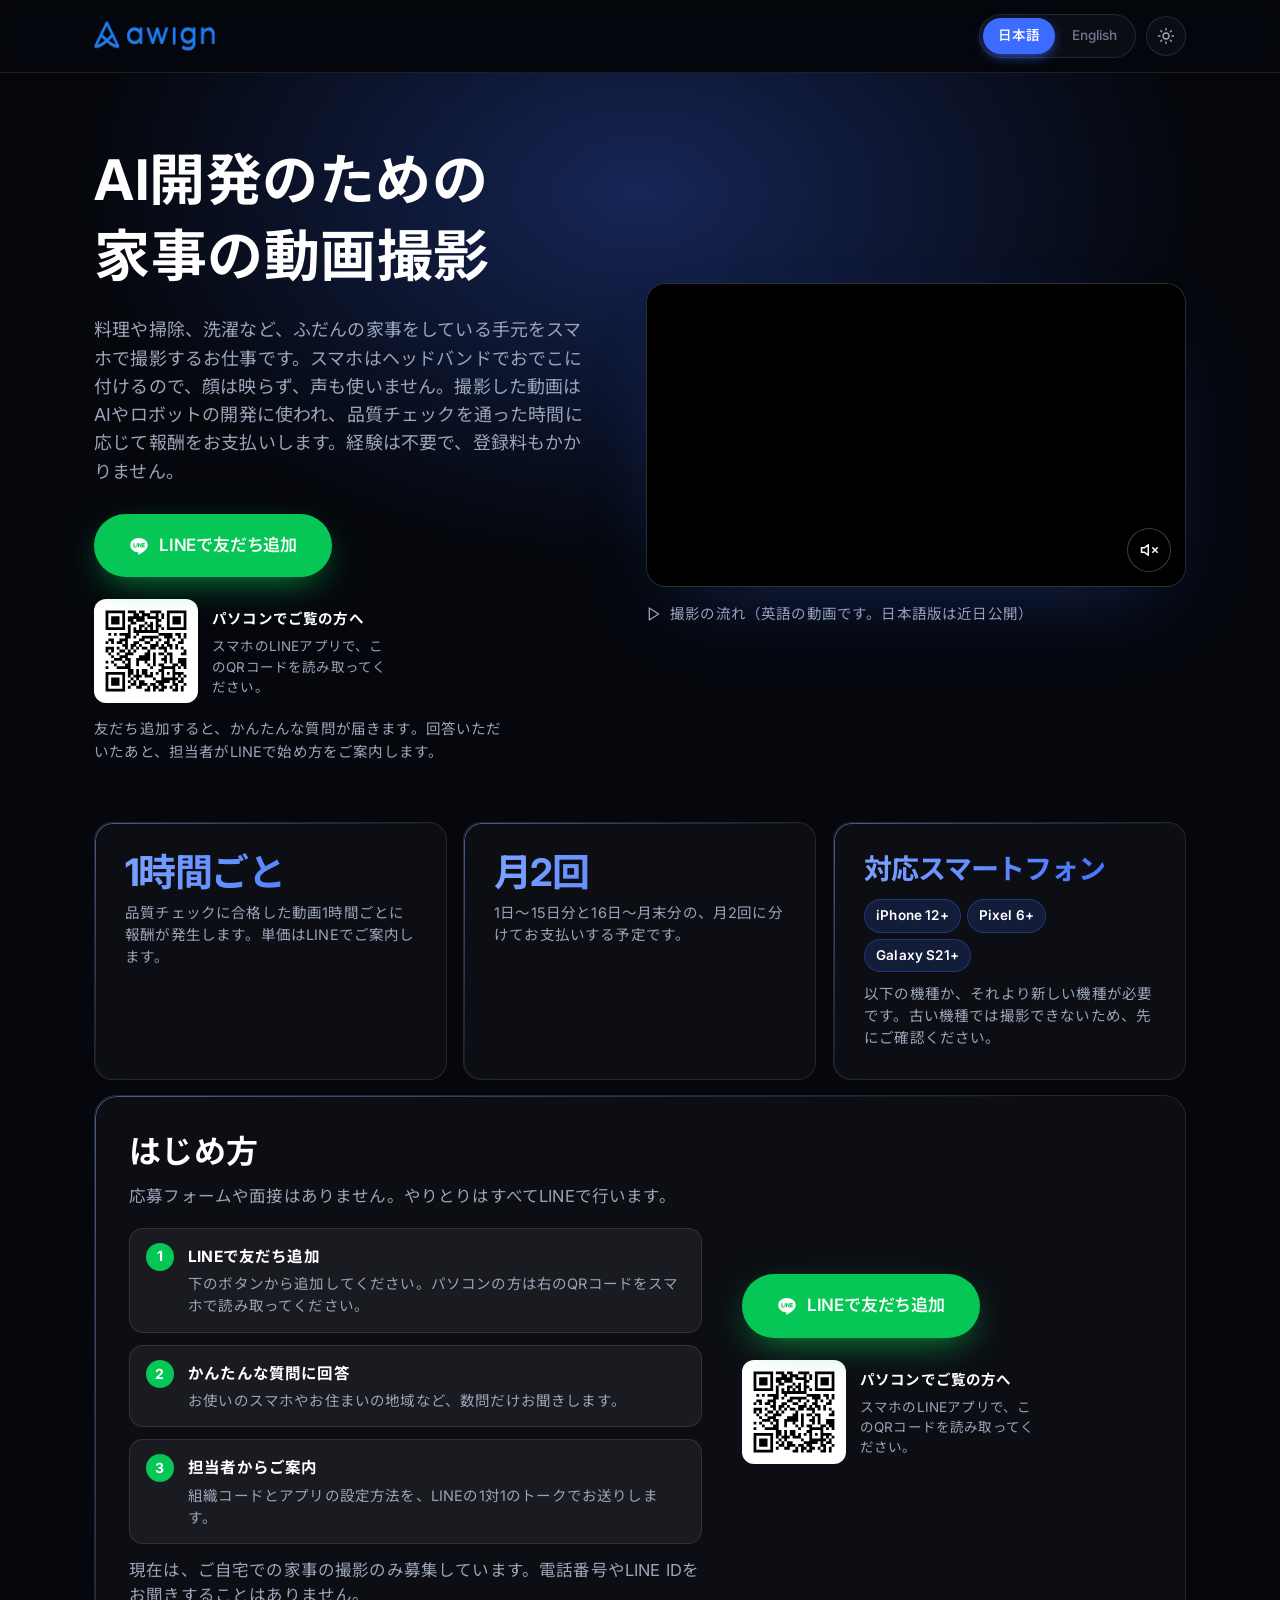
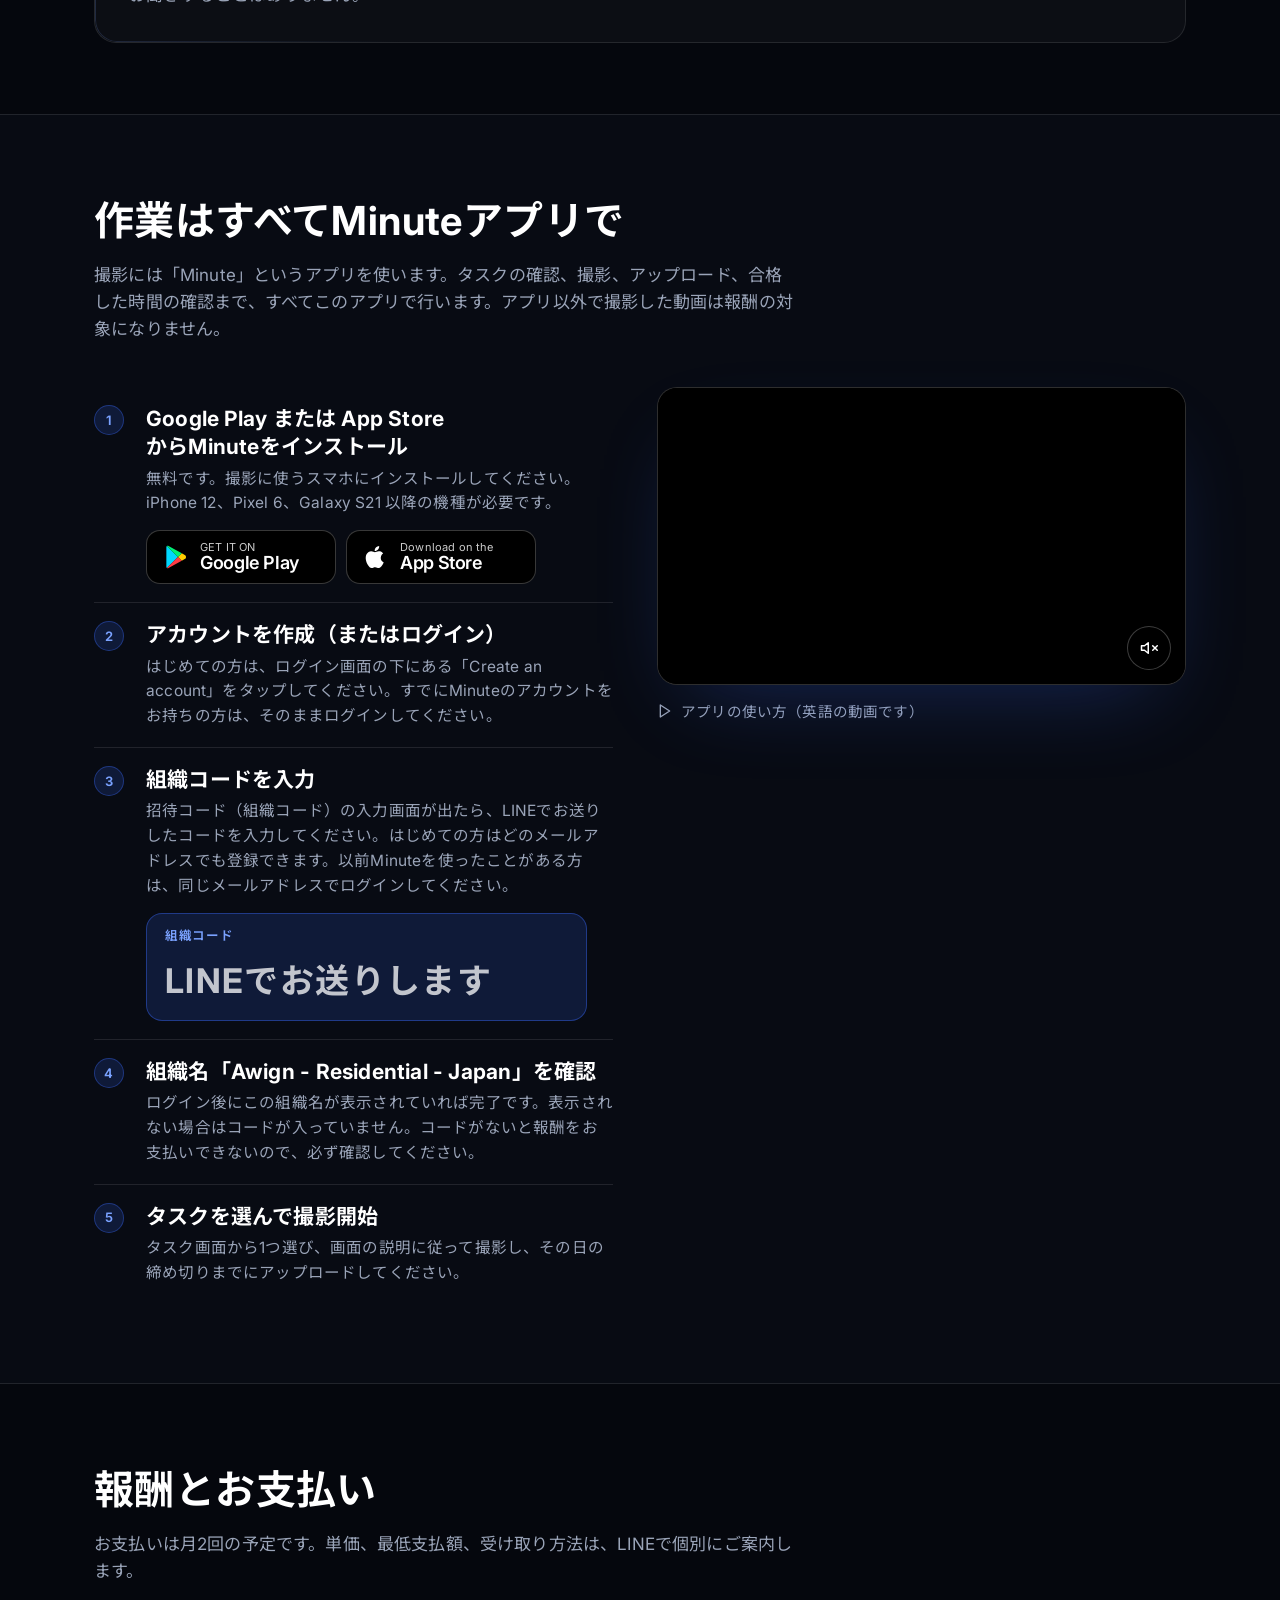
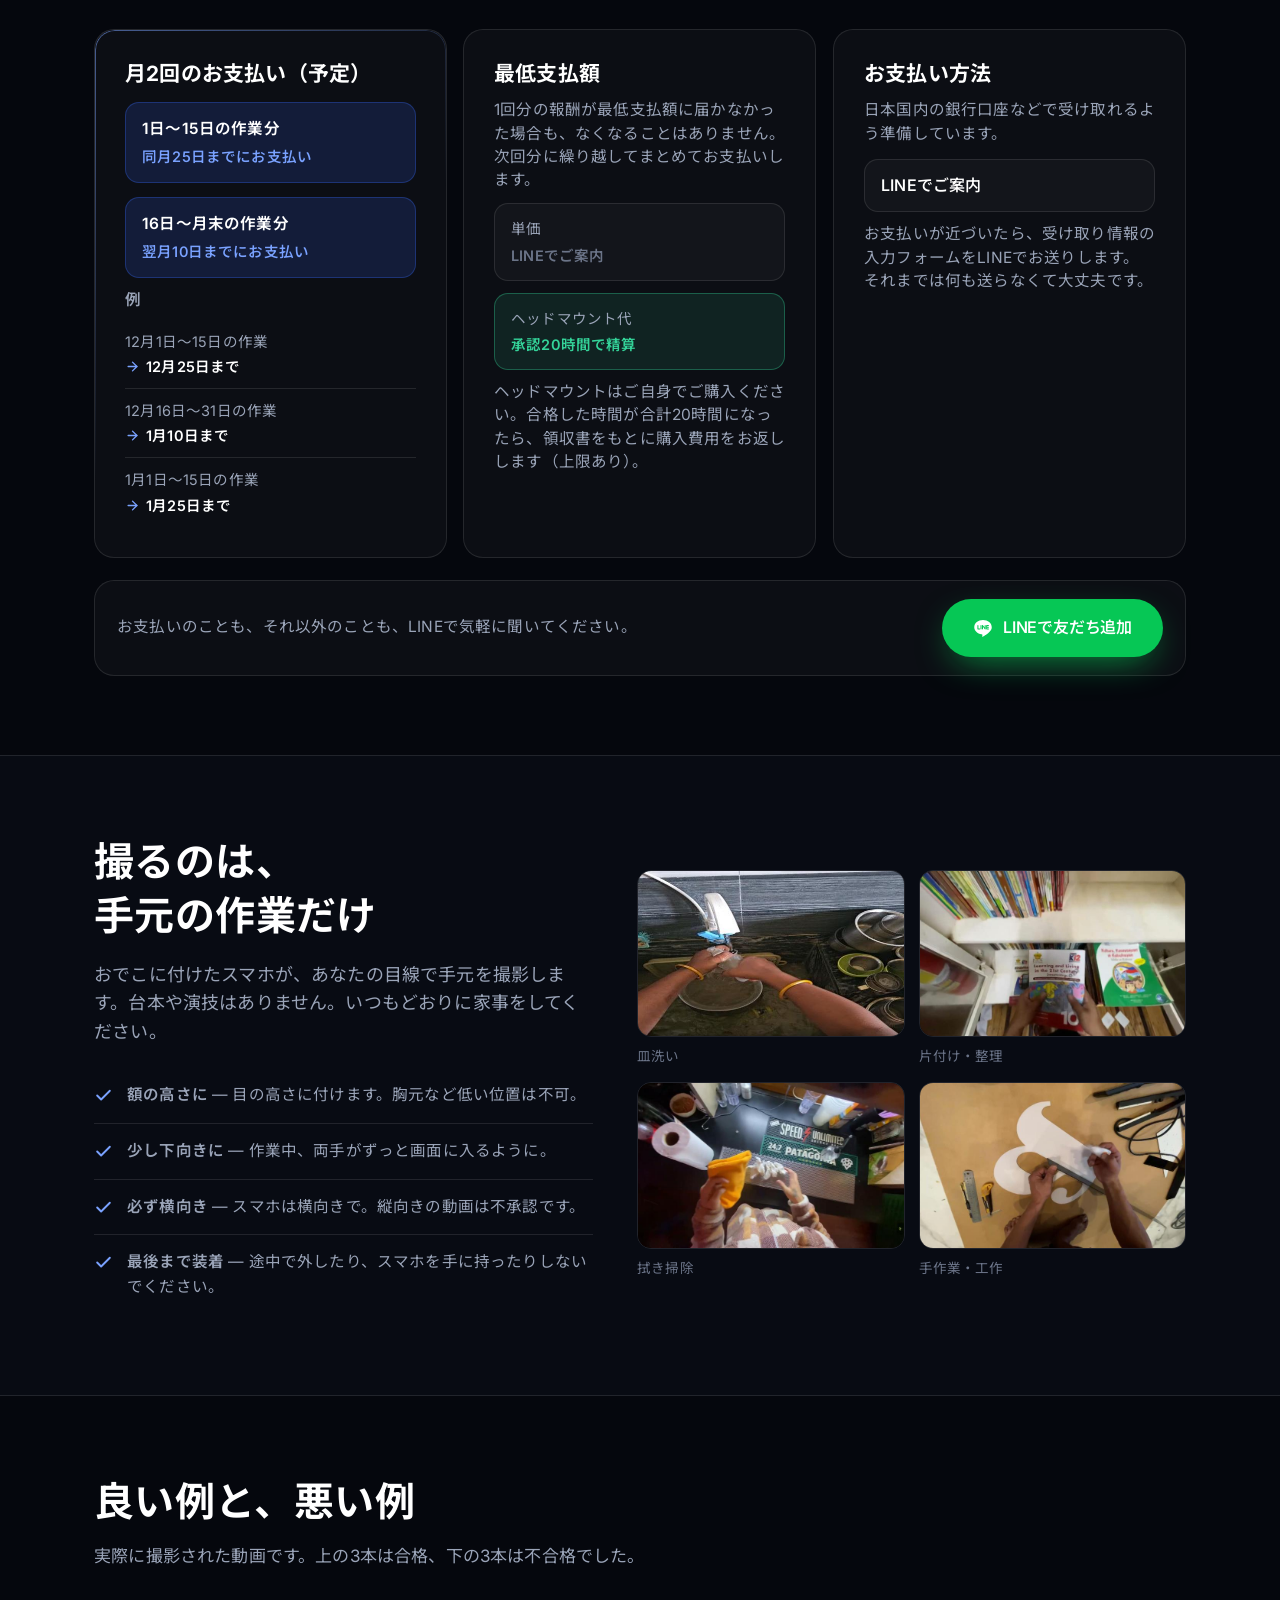
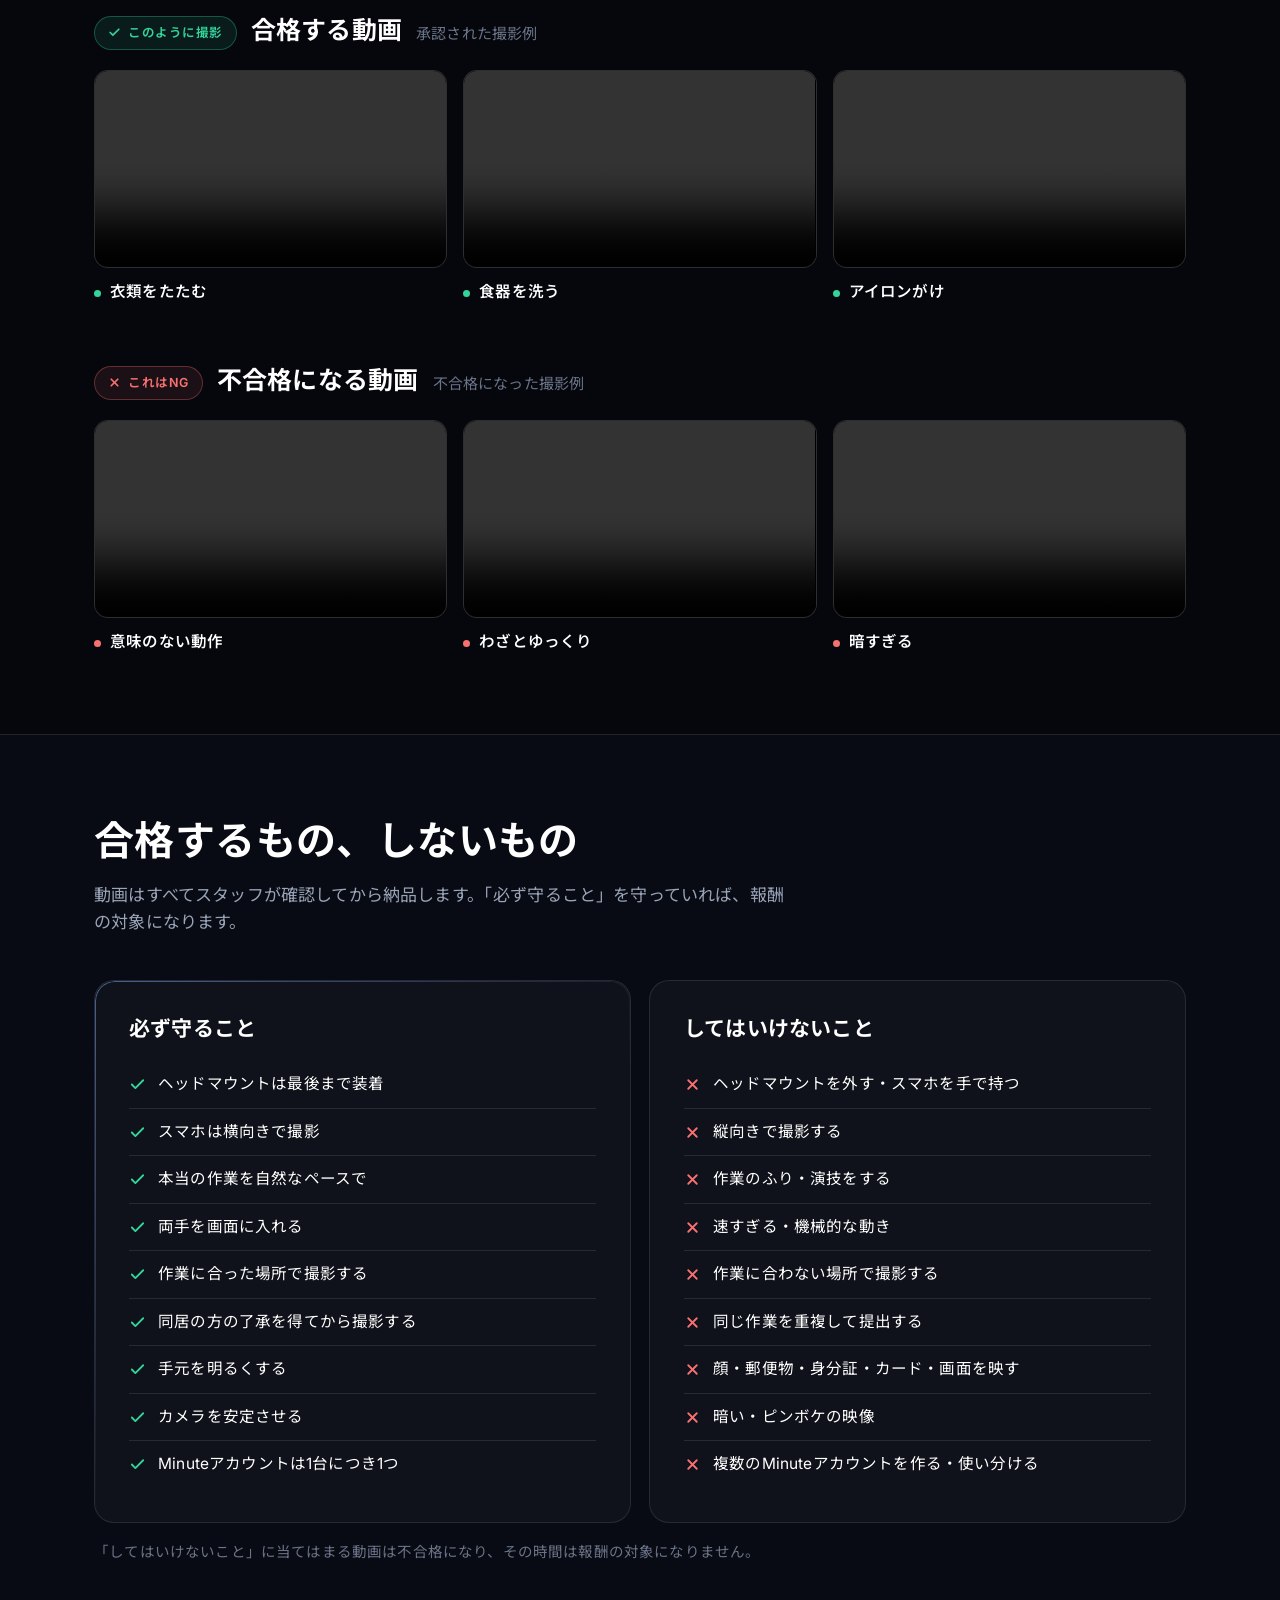
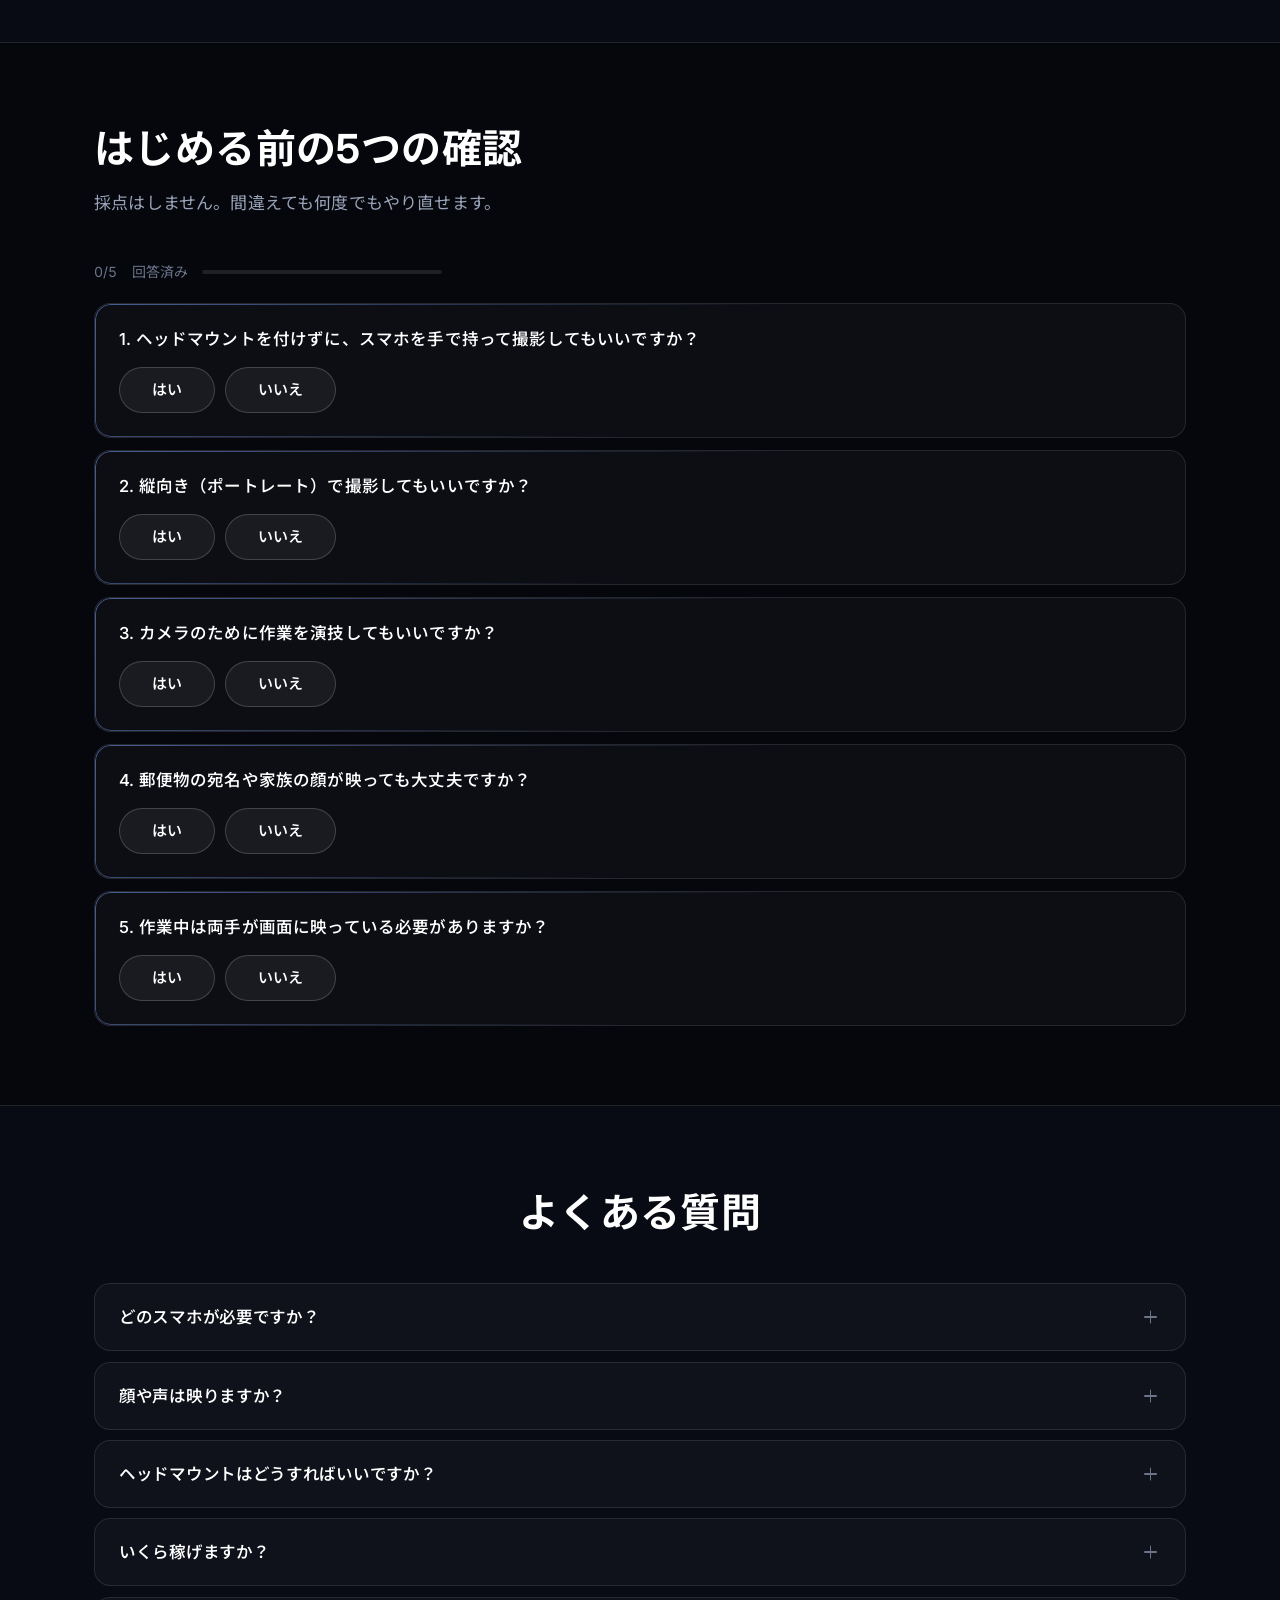
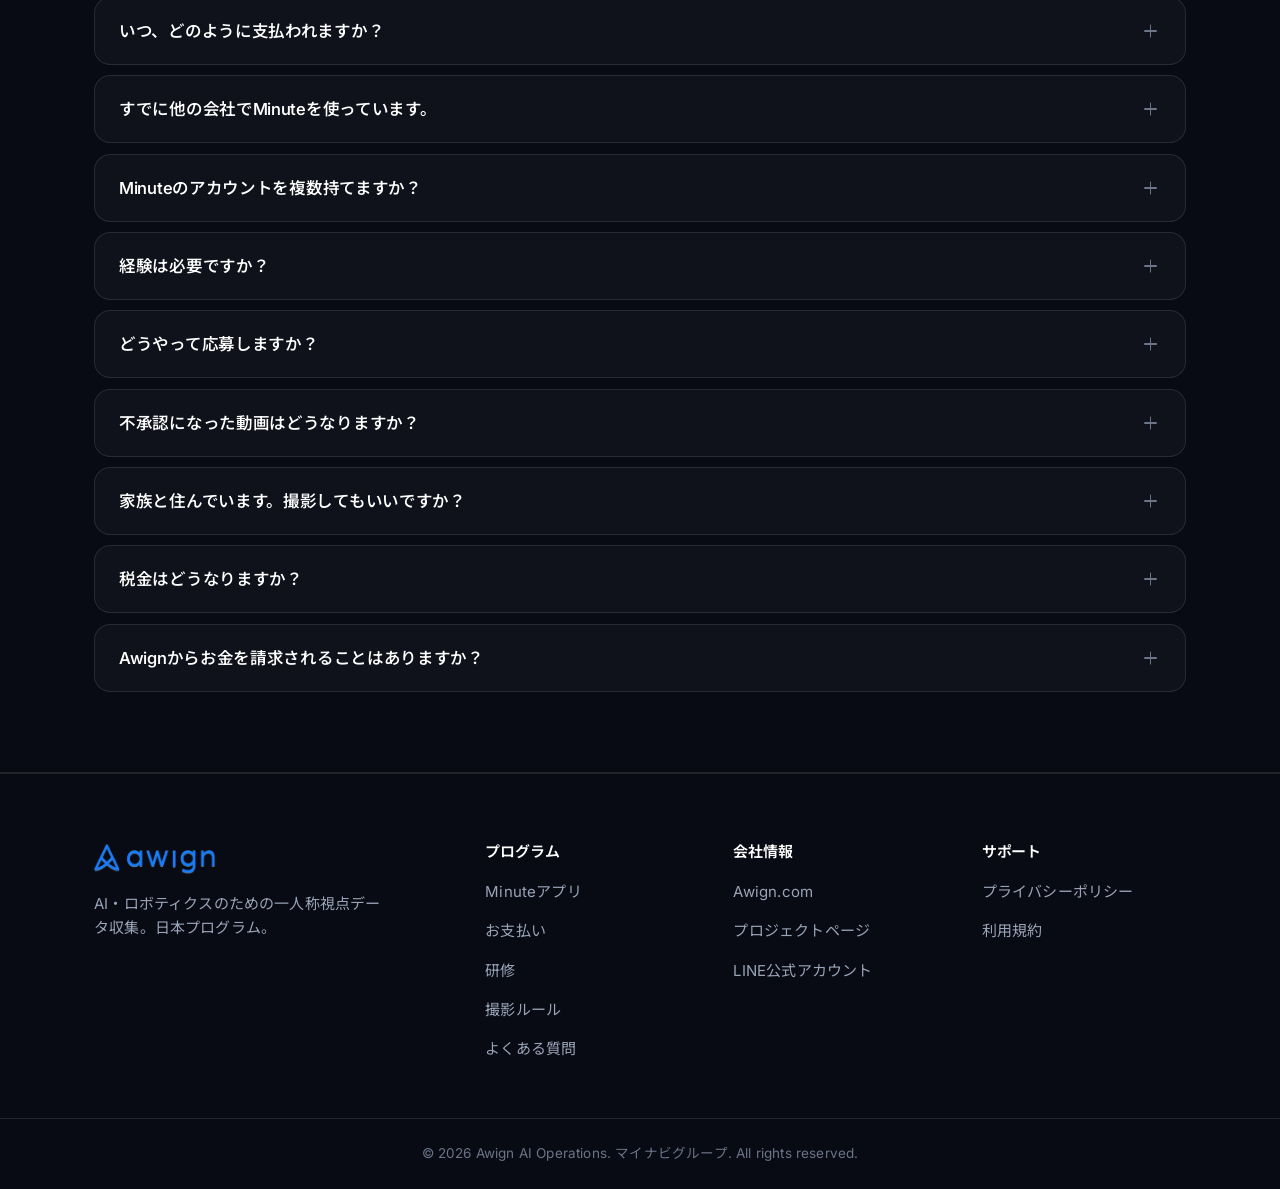
<file: index.html>
<!doctype html>
<html lang="ja" data-theme="dark">
<head>
<meta charset="utf-8" />
<meta name="viewport" content="width=device-width, initial-scale=1" />
<title>Awign | AI開発のための家事の動画撮影（在宅ワーク）</title>
<meta name="description" content="ふだんの家事をしている手元をスマホで撮影する在宅ワーク。顔出しなし、声なし。LINEで友だち追加して始められます。Awign（マイナビグループ）" />
<link rel="icon" type="image/png" href="assets/favicon.png" />
<link rel="apple-touch-icon" href="assets/favicon.png" />
<link rel="preconnect" href="https://fonts.googleapis.com" />
<link rel="preconnect" href="https://fonts.gstatic.com" crossorigin />
<link href="https://fonts.googleapis.com/css2?family=Inter:wght@400;500;600;700&family=Noto+Sans+JP:wght@400;500;700;900&display=swap" rel="stylesheet" />
<link rel="stylesheet" href="styles.css" />
<script>
  (function () {
    var t = localStorage.getItem("awign_theme");
    document.documentElement.setAttribute("data-theme", t === "light" ? "light" : "dark");
  })();
</script>
</head>
<body>

<nav class="nav">
  <div class="shell nav__in">
    <a class="brand" href="#top"><img src="assets/logo.png" alt="Awign" /></a>
    <div class="nav__tools">
      <div class="seg" role="group" aria-label="Language">
        <button type="button" id="l-ja" class="on" onclick="setLang('ja')" lang="ja"><span class="l-full">日本語</span><span class="l-short">JA</span></button>
        <button type="button" id="l-en" onclick="setLang('en')" lang="en"><span class="l-full">English</span><span class="l-short">EN</span></button>
      </div>
      <button type="button" class="iconbtn" id="theme-btn" onclick="toggleTheme()" aria-label="Switch theme">
        <svg class="i-sun" viewBox="0 0 24 24" fill="none" stroke="currentColor" stroke-width="1.8" stroke-linecap="round"><circle cx="12" cy="12" r="4"/><path d="M12 2v2M12 20v2M4.9 4.9l1.4 1.4M17.7 17.7l1.4 1.4M2 12h2M20 12h2M4.9 19.1l1.4-1.4M17.7 6.3l1.4-1.4"/></svg>
        <svg class="i-moon" viewBox="0 0 24 24" fill="none" stroke="currentColor" stroke-width="1.8" stroke-linecap="round" stroke-linejoin="round"><path d="M21 12.8A9 9 0 1111.2 3a7 7 0 009.8 9.8z"/></svg>
      </button>
    </div>
  </div>
</nav>

<main id="top">

  <!-- ================= HERO ================= -->
  <header class="hero">
    <div class="hero__aura"></div>
    <div class="shell hero__in">
      <div class="rv">
        <h1 data-i18n="heroTitle"></h1>
        <p class="lede" data-i18n="heroLede"></p>
        <div id="hero-cta"></div>
      </div>
      <div class="rv">
        <div class="vid" id="v-hero"></div>
        <p class="vid__cap">
          <svg width="16" height="16" viewBox="0 0 24 24" fill="none" stroke="currentColor" stroke-width="2" stroke-linecap="round" stroke-linejoin="round"><polygon points="5 3 19 12 5 21 5 3"/></svg>
          <span data-i18n="heroVideoCap"></span>
        </p>
      </div>
    </div>

    <div class="shell">
      <div class="stats">
        <div class="stat card card--edge card--spot card--lift rv">
          <div class="stat__v" data-i18n="stat1V"></div>
          <div class="stat__l" data-i18n="stat1L"></div>
        </div>
        <div class="stat card card--edge card--spot card--lift rv">
          <div class="stat__v" data-i18n="stat2V"></div>
          <div class="stat__l" data-i18n="stat2L"></div>
        </div>
        <div class="stat stat--phone card card--edge card--spot card--lift rv">
          <div class="stat__v" data-i18n="stat3V"></div>
          <div class="phones" id="phones"></div>
          <div class="stat__l" data-i18n="stat3L"></div>
        </div>
      </div>
    </div>
    <div class="shell">
      <div class="start card card--edge rv" id="start-box"></div>
    </div>
  </header>

  <!-- ================= MINUTE APP ================= -->
  <section class="sec sec--tint" id="app">
    <div class="shell">
      <div class="head rv">
        <h2 data-i18n="appTitle"></h2>
        <p data-i18n="appBody"></p>
      </div>

      <div class="app">
        <div class="rv">
          <div id="app-steps"></div>
        </div>

        <div class="app__sticky rv">
          <div class="vid" id="v-app"></div>
          <p class="vid__cap">
            <svg width="16" height="16" viewBox="0 0 24 24" fill="none" stroke="currentColor" stroke-width="2" stroke-linecap="round" stroke-linejoin="round"><polygon points="5 3 19 12 5 21 5 3"/></svg>
            <span data-i18n="appVideoCap"></span>
          </p>
        </div>
      </div>
    </div>
  </section>

  <!-- ================= PAYMENTS ================= -->
  <section class="sec" id="pay">
    <div class="shell">
      <div class="head rv">
        <h2 data-i18n="payTitle"></h2>
        <p data-i18n="payBody"></p>
      </div>
      <div class="pay">
        <div class="pay__card card card--edge card--spot rv" id="pay-cycles"></div>
        <div class="pay__card card card--spot rv" id="pay-min"></div>
        <div class="pay__card card card--spot rv" id="pay-acct"></div>
      </div>
      <div class="pay__contact rv" id="pay-contact"></div>
    </div>
  </section>

  <!-- ================= WORK ================= -->
  <section class="sec sec--tint" id="work">
    <div class="shell work">
      <div class="rv">
        <h2 data-i18n="workTitle"></h2>
        <p class="lede" style="margin-top:18px" data-i18n="workBody"></p>
        <div id="setup-list" style="margin-top:22px"></div>
      </div>
      <div class="work__grid rv">
        <figure>
          <div class="shot"><img src="assets/img/pov-dishes.jpg" alt="" loading="lazy" /></div>
          <figcaption data-i18n="workCap1"></figcaption>
        </figure>
        <figure>
          <div class="shot"><img src="assets/img/pov-sorting.jpg" alt="" loading="lazy" /></div>
          <figcaption data-i18n="workCap2"></figcaption>
        </figure>
        <figure>
          <div class="shot"><img src="assets/img/pov-wiping.jpg" alt="" loading="lazy" /></div>
          <figcaption data-i18n="workCap3"></figcaption>
        </figure>
        <figure>
          <div class="shot"><img src="assets/img/pov-crafting.jpg" alt="" loading="lazy" /></div>
          <figcaption data-i18n="workCap4"></figcaption>
        </figure>
      </div>
    </div>
  </section>

  <!-- ================= EXAMPLES (good + bad together) ================= -->
  <section class="sec" id="training">
    <div class="shell">
      <div class="head rv">
        <h2 data-i18n="exTitle"></h2>
        <p data-i18n="exBody"></p>
      </div>

      <div class="exgroup rv">
        <div class="exhead">
          <span class="tag tag--good">
            <svg width="13" height="13" viewBox="0 0 24 24" fill="none" stroke="currentColor" stroke-width="3.2" stroke-linecap="round" stroke-linejoin="round"><polyline points="20 6 9 17 4 12"/></svg>
            <span data-i18n="goodTag"></span>
          </span>
          <h3 data-i18n="goodHeading"></h3>
          <p data-i18n="goodSub"></p>
        </div>
        <div class="clips" id="clips-good"></div>
      </div>

      <div class="exgroup rv">
        <div class="exhead">
          <span class="tag tag--bad">
            <svg width="13" height="13" viewBox="0 0 24 24" fill="none" stroke="currentColor" stroke-width="3.2" stroke-linecap="round"><line x1="18" y1="6" x2="6" y2="18"/><line x1="6" y1="6" x2="18" y2="18"/></svg>
            <span data-i18n="badTag"></span>
          </span>
          <h3 data-i18n="badHeading"></h3>
          <p data-i18n="badSub"></p>
        </div>
        <div class="clips" id="clips-bad"></div>
      </div>
    </div>
  </section>

  <!-- ================= DO / DON'T ================= -->
  <section class="sec sec--tint" id="standards">
    <div class="shell">
      <div class="head rv">
        <h2 data-i18n="ddTitle"></h2>
        <p data-i18n="ddBody"></p>
      </div>
      <div class="dd">
        <div class="dd__col dd--good card card--edge card--spot rv">
          <h3 data-i18n="doTitle"></h3>
          <ul id="do-list"></ul>
        </div>
        <div class="dd__col dd--bad card card--spot rv">
          <h3 data-i18n="dontTitle"></h3>
          <ul id="dont-list"></ul>
        </div>
      </div>
      <p class="dd__note rv" data-i18n="ddNote"></p>
    </div>
  </section>

  <!-- ================= QUIZ ================= -->
  <section class="sec">
    <div class="shell">
      <div class="head rv">
        <h2 data-i18n="quizTitle"></h2>
        <p data-i18n="quizBody"></p>
      </div>
      <div class="meter rv">
        <span id="q-count">0/5</span>
        <span data-i18n="quizProgress"></span>
        <span class="track"><span class="fill" id="q-fill"></span></span>
      </div>
      <div class="quiz" id="quiz"></div>
    </div>
  </section>

  <!-- ================= FAQ ================= -->
  <section class="sec sec--tint" id="faq">
    <div class="shell">
      <div class="head head--center rv">
        <h2 data-i18n="faqTitle"></h2>
      </div>
      <div class="faq" id="faq-list"></div>
    </div>
  </section>

</main>

<div class="linebar" id="linebar"></div>

<footer class="foot">
  <div class="shell">
    <div class="foot__top">
      <div>
        <a class="brand" href="#top"><img src="assets/logo.png" alt="Awign" /></a>
        <p class="foot__tag" data-i18n="footTag"></p>
        <div class="foot__social" id="social"></div>
      </div>

      <div class="foot__col">
        <h4 data-i18n="footProgram"></h4>
        <ul>
          <li><a href="#app" data-i18n="fApp"></a></li>
          <li><a href="#pay" data-i18n="fPay"></a></li>
          <li><a href="#training" data-i18n="fTraining"></a></li>
          <li><a href="#standards" data-i18n="fStandards"></a></li>
          <li><a href="#faq" data-i18n="fQuestions"></a></li>
        </ul>
      </div>

      <div class="foot__col">
        <h4 data-i18n="footCompany"></h4>
        <ul>
          <li><a id="f-about" target="_blank" rel="noopener" data-i18n="fAbout"></a></li>
          <li><a id="f-official" target="_blank" rel="noopener" data-i18n="fOfficial"></a></li>
          <li><a id="f-contact" target="_blank" rel="noopener" data-i18n="fContact"></a></li>
        </ul>
      </div>

      <div class="foot__col">
        <h4 data-i18n="footSupport"></h4>
        <ul>
          <li><a href="privacy.html" data-i18n="fPrivacy"></a></li>
          <li><a href="terms.html" data-i18n="fTerms"></a></li>
        </ul>
      </div>
    </div>
  </div>
  <div class="foot__bar">
    <span data-i18n="footRights"></span>
  </div>
</footer>

<script src="i18n.js"></script>
<script src="script.js"></script>
</body>
</html>
</file>
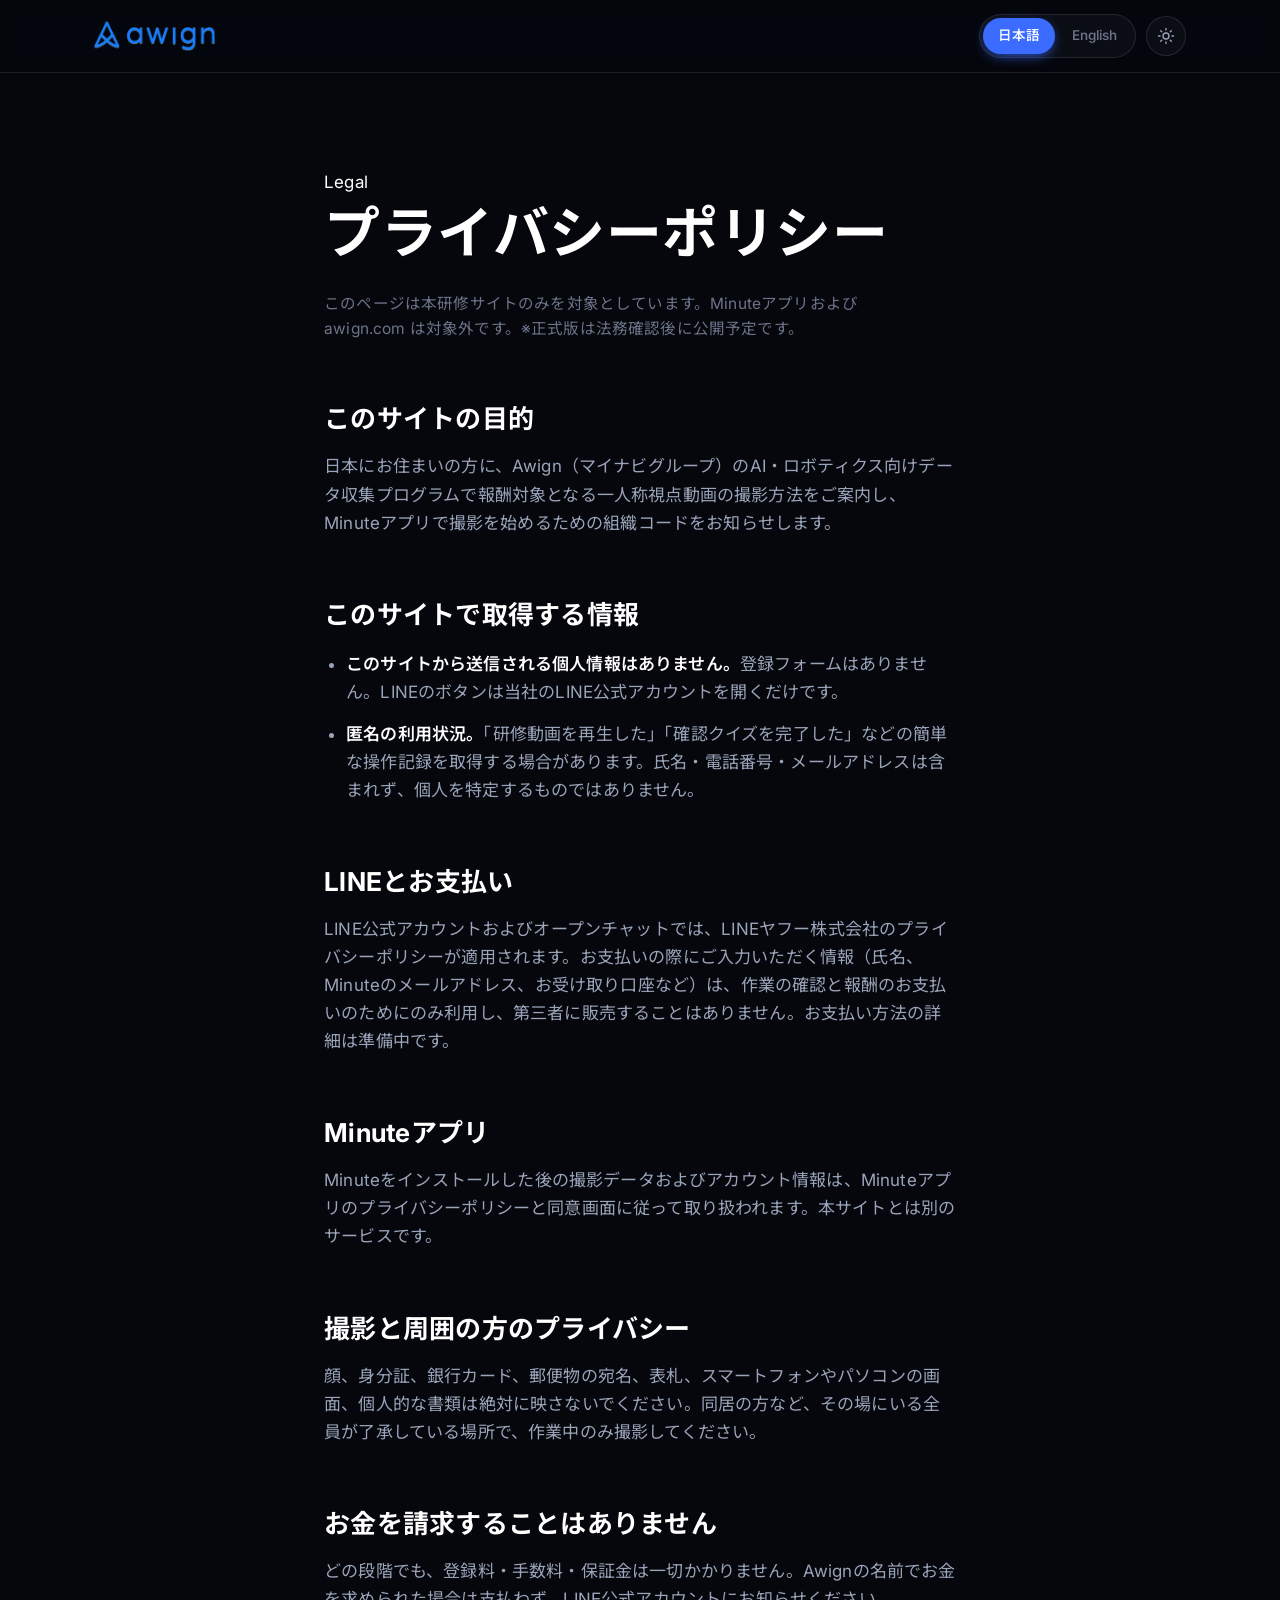
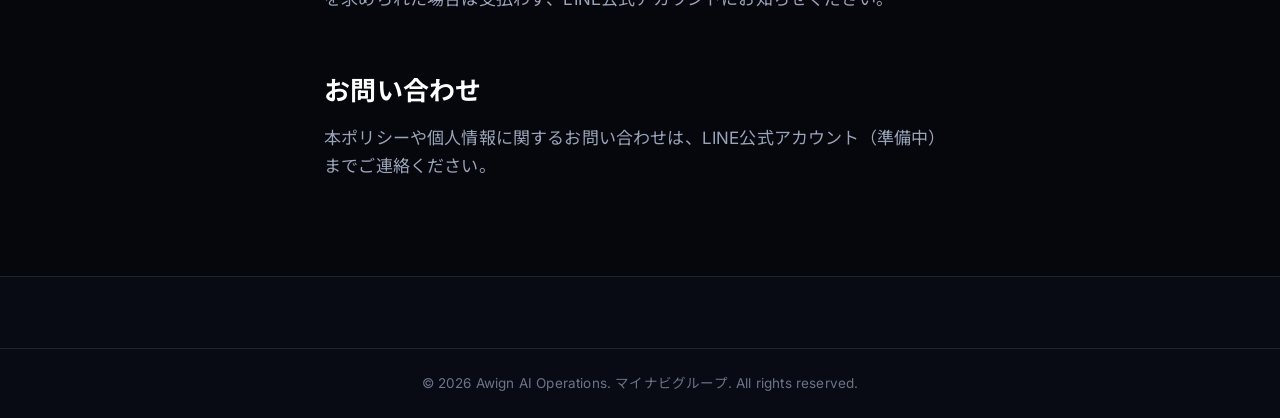
<file: privacy.html>
<!doctype html>
<html lang="ja" data-theme="dark">
<head>
<meta charset="utf-8" />
<meta name="viewport" content="width=device-width, initial-scale=1" />
<title>プライバシーポリシー — Awign Japan</title>
<link rel="icon" href="assets/logo.png" />
<link rel="preconnect" href="https://fonts.googleapis.com" />
<link rel="preconnect" href="https://fonts.gstatic.com" crossorigin />
<link href="https://fonts.googleapis.com/css2?family=Inter:wght@400;500;600;700&family=Noto+Sans+JP:wght@400;500;700;900&display=swap" rel="stylesheet" />
<link rel="stylesheet" href="styles.css" />
<link rel="stylesheet" href="legal.css" />
<script>
  (function () {
    var t = localStorage.getItem("awign_theme");
    document.documentElement.setAttribute("data-theme", t === "light" ? "light" : "dark");
  })();
</script>
</head>
<body>

<nav class="nav">
  <div class="shell nav__in">
    <a class="brand" href="index.html"><img src="assets/logo.png" alt="Awign" /></a>
    <div class="nav__tools">
      <div class="seg" role="group" aria-label="Language">
        <button type="button" id="l-ja" class="on" onclick="setLang('ja')" lang="ja"><span class="l-full">日本語</span><span class="l-short">JA</span></button>
        <button type="button" id="l-en" onclick="setLang('en')" lang="en"><span class="l-full">English</span><span class="l-short">EN</span></button>
      </div>
      <button type="button" class="iconbtn" onclick="toggleTheme()" aria-label="Switch theme">
        <svg class="i-sun" viewBox="0 0 24 24" fill="none" stroke="currentColor" stroke-width="1.8" stroke-linecap="round"><circle cx="12" cy="12" r="4"/><path d="M12 2v2M12 20v2M4.9 4.9l1.4 1.4M17.7 17.7l1.4 1.4M2 12h2M20 12h2M4.9 19.1l1.4-1.4M17.7 6.3l1.4-1.4"/></svg>
        <svg class="i-moon" viewBox="0 0 24 24" fill="none" stroke="currentColor" stroke-width="1.8" stroke-linecap="round" stroke-linejoin="round"><path d="M21 12.8A9 9 0 1111.2 3a7 7 0 009.8 9.8z"/></svg>
      </button>
    </div>
  </div>
</nav>

<main class="shell legal">

  <div data-lang="ja" class="on">
    <span class="eyebrow">Legal</span>
    <h1>プライバシーポリシー</h1>
    <p class="meta">このページは本研修サイトのみを対象としています。Minuteアプリおよび awign.com は対象外です。※正式版は法務確認後に公開予定です。</p>

    <h2>このサイトの目的</h2>
    <p>日本にお住まいの方に、Awign（マイナビグループ）のAI・ロボティクス向けデータ収集プログラムで報酬対象となる一人称視点動画の撮影方法をご案内し、Minuteアプリで撮影を始めるための組織コードをお知らせします。</p>

    <h2>このサイトで取得する情報</h2>
    <ul>
      <li><strong>このサイトから送信される個人情報はありません。</strong>登録フォームはありません。LINEのボタンは当社のLINE公式アカウントを開くだけです。</li>
      <li><strong>匿名の利用状況。</strong>「研修動画を再生した」「確認クイズを完了した」などの簡単な操作記録を取得する場合があります。氏名・電話番号・メールアドレスは含まれず、個人を特定するものではありません。</li>
    </ul>

    <h2>LINEとお支払い</h2>
    <p>LINE公式アカウントおよびオープンチャットでは、LINEヤフー株式会社のプライバシーポリシーが適用されます。お支払いの際にご入力いただく情報（氏名、Minuteのメールアドレス、お受け取り口座など）は、作業の確認と報酬のお支払いのためにのみ利用し、第三者に販売することはありません。お支払い方法の詳細は準備中です。</p>

    <h2>Minuteアプリ</h2>
    <p>Minuteをインストールした後の撮影データおよびアカウント情報は、Minuteアプリのプライバシーポリシーと同意画面に従って取り扱われます。本サイトとは別のサービスです。</p>

    <h2>撮影と周囲の方のプライバシー</h2>
    <p>顔、身分証、銀行カード、郵便物の宛名、表札、スマートフォンやパソコンの画面、個人的な書類は絶対に映さないでください。同居の方など、その場にいる全員が了承している場所で、作業中のみ撮影してください。</p>

    <h2>お金を請求することはありません</h2>
    <p>どの段階でも、登録料・手数料・保証金は一切かかりません。Awignの名前でお金を求められた場合は支払わず、LINE公式アカウントにお知らせください。</p>

    <h2>お問い合わせ</h2>
    <p>本ポリシーや個人情報に関するお問い合わせは、LINE公式アカウント（準備中）までご連絡ください。</p>
  </div>

  <div data-lang="en">
    <span class="eyebrow">Legal</span>
    <h1>Privacy</h1>
    <p class="meta">This page covers this training site only — not the Minute app, and not awign.com. A final version will be published after legal review.</p>

    <h2>What this site does</h2>
    <p>It teaches people in Japan how to record paid first-person video for the AI and robotics data programme of Awign (Mynavi Group), and gives them the organization code to start recording in the Minute app.</p>

    <h2>What we collect here</h2>
    <ul>
      <li><strong>Nothing personal is sent from this site.</strong> There is no sign-up form. The LINE buttons only open our LINE Official Account.</li>
      <li><strong>Anonymous usage events.</strong> We may log simple events such as "training viewed" or "quiz completed". They carry no name, phone or email and aren't linked to you.</li>
    </ul>

    <h2>LINE and payments</h2>
    <p>LINE's own privacy policy applies on our LINE account and OpenChat. Details you give us for payment (name, Minute email, payout account) are used only to verify your work and pay you, and are never sold. Payout details for Japan are coming soon.</p>

    <h2>The Minute app</h2>
    <p>Once you install Minute, that app's privacy policy and consent screens govern your recordings and account data. This site is separate from it.</p>

    <h2>Recordings and other people</h2>
    <p>Never record faces, ID documents, bank cards, addressed mail, nameplates, screens or personal papers. Only record where everyone present knows and agrees, and only during the task.</p>

    <h2>We never ask for money</h2>
    <p>No fee, charge or deposit at any stage. If someone asks you to pay in Awign's name, don't — tell us on LINE.</p>

    <h2>Contact</h2>
    <p>Questions about this policy or your data: message our LINE Official Account (coming soon).</p>
  </div>
</main>

<footer class="foot">
  <div class="foot__bar">
    <span data-legal-rights>© 2026 Awign AI Operations. マイナビグループ. All rights reserved.</span>
  </div>
</footer>

<script src="legal.js"></script>
</body>
</html>
</file>
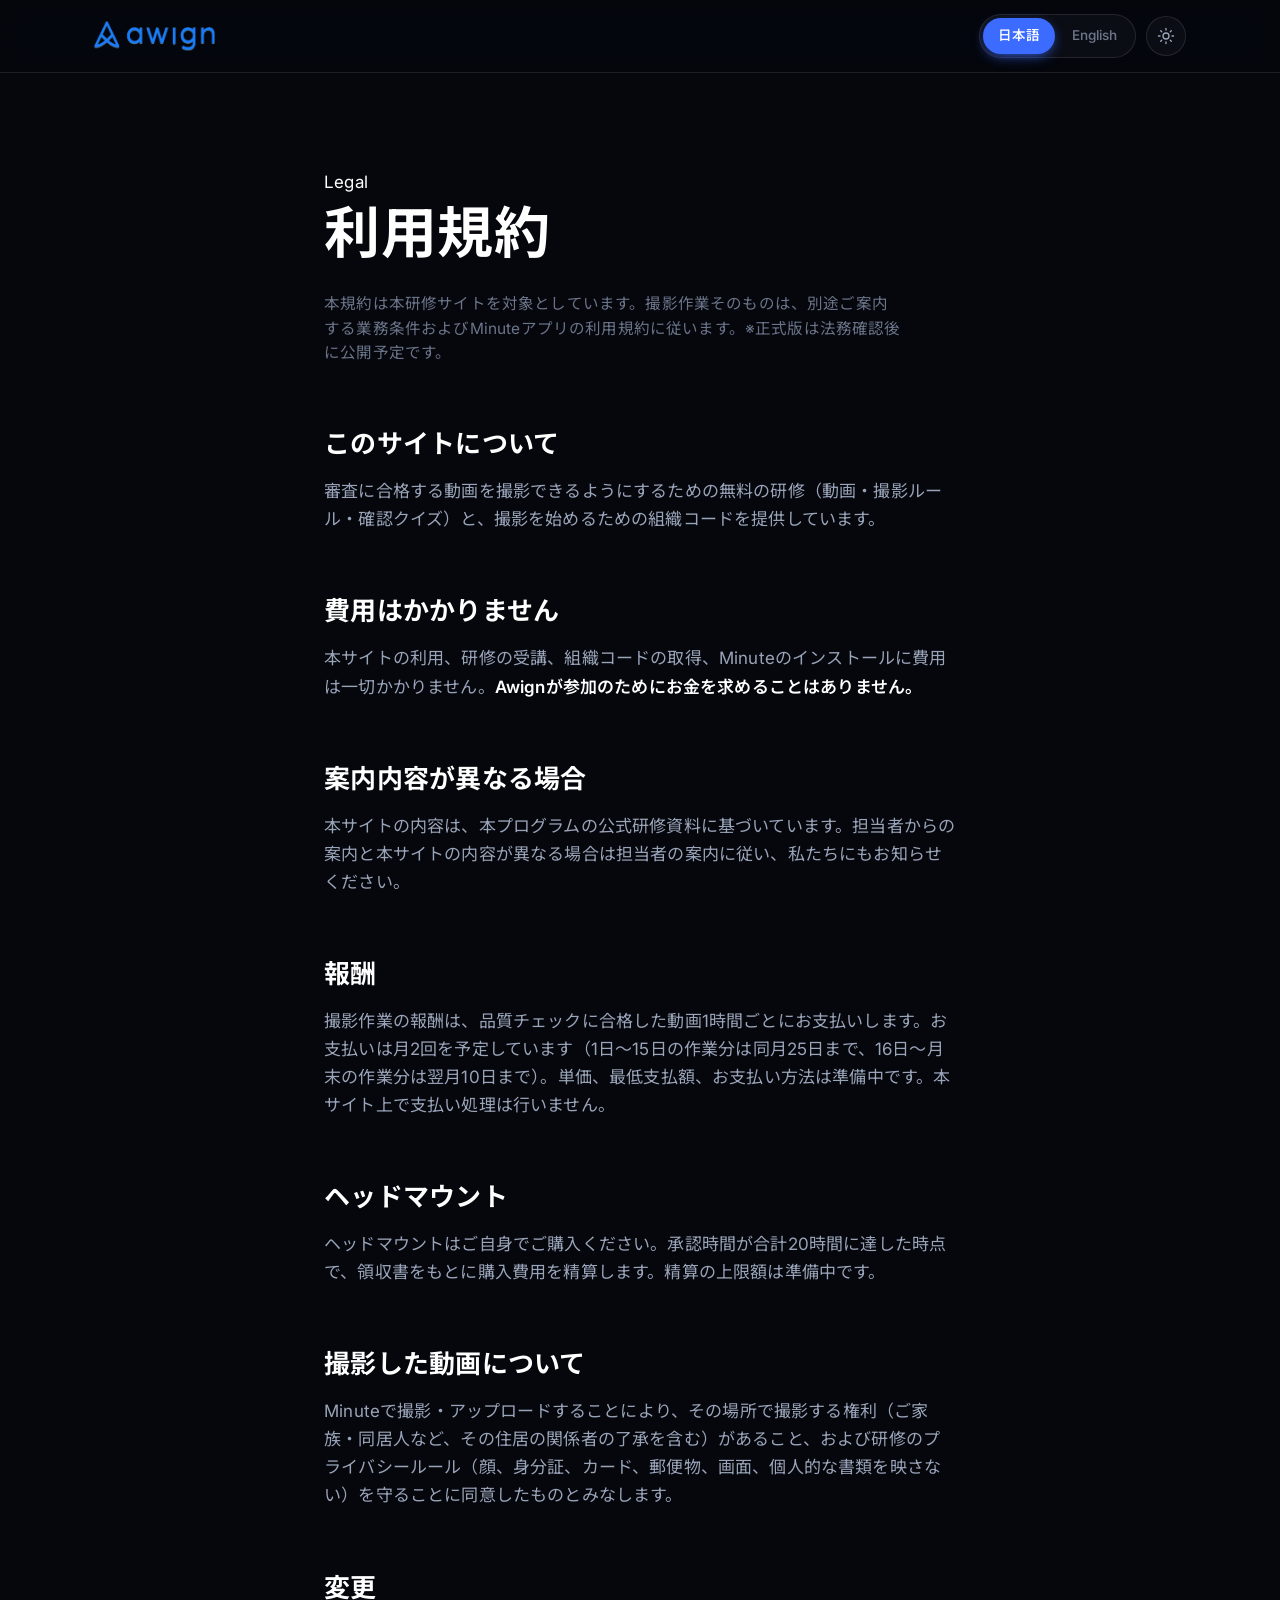
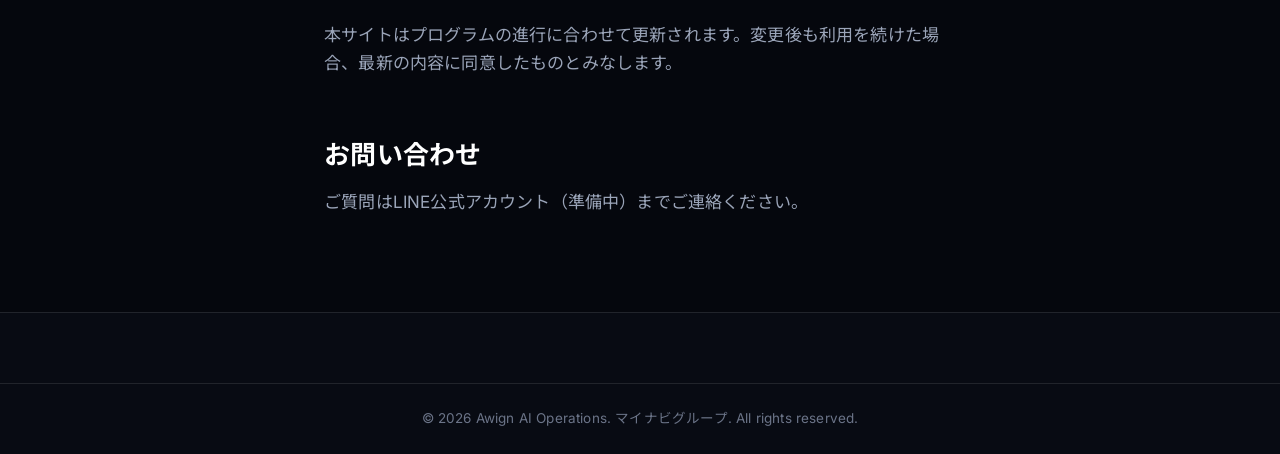
<file: terms.html>
<!doctype html>
<html lang="ja" data-theme="dark">
<head>
<meta charset="utf-8" />
<meta name="viewport" content="width=device-width, initial-scale=1" />
<title>利用規約 — Awign Japan</title>
<link rel="icon" href="assets/logo.png" />
<link rel="preconnect" href="https://fonts.googleapis.com" />
<link rel="preconnect" href="https://fonts.gstatic.com" crossorigin />
<link href="https://fonts.googleapis.com/css2?family=Inter:wght@400;500;600;700&family=Noto+Sans+JP:wght@400;500;700;900&display=swap" rel="stylesheet" />
<link rel="stylesheet" href="styles.css" />
<link rel="stylesheet" href="legal.css" />
<script>
  (function () {
    var t = localStorage.getItem("awign_theme");
    document.documentElement.setAttribute("data-theme", t === "light" ? "light" : "dark");
  })();
</script>
</head>
<body>

<nav class="nav">
  <div class="shell nav__in">
    <a class="brand" href="index.html"><img src="assets/logo.png" alt="Awign" /></a>
    <div class="nav__tools">
      <div class="seg" role="group" aria-label="Language">
        <button type="button" id="l-ja" class="on" onclick="setLang('ja')" lang="ja"><span class="l-full">日本語</span><span class="l-short">JA</span></button>
        <button type="button" id="l-en" onclick="setLang('en')" lang="en"><span class="l-full">English</span><span class="l-short">EN</span></button>
      </div>
      <button type="button" class="iconbtn" onclick="toggleTheme()" aria-label="Switch theme">
        <svg class="i-sun" viewBox="0 0 24 24" fill="none" stroke="currentColor" stroke-width="1.8" stroke-linecap="round"><circle cx="12" cy="12" r="4"/><path d="M12 2v2M12 20v2M4.9 4.9l1.4 1.4M17.7 17.7l1.4 1.4M2 12h2M20 12h2M4.9 19.1l1.4-1.4M17.7 6.3l1.4-1.4"/></svg>
        <svg class="i-moon" viewBox="0 0 24 24" fill="none" stroke="currentColor" stroke-width="1.8" stroke-linecap="round" stroke-linejoin="round"><path d="M21 12.8A9 9 0 1111.2 3a7 7 0 009.8 9.8z"/></svg>
      </button>
    </div>
  </div>
</nav>

<main class="shell legal">

  <div data-lang="ja" class="on">
    <span class="eyebrow">Legal</span>
    <h1>利用規約</h1>
    <p class="meta">本規約は本研修サイトを対象としています。撮影作業そのものは、別途ご案内する業務条件およびMinuteアプリの利用規約に従います。※正式版は法務確認後に公開予定です。</p>

    <h2>このサイトについて</h2>
    <p>審査に合格する動画を撮影できるようにするための無料の研修（動画・撮影ルール・確認クイズ）と、撮影を始めるための組織コードを提供しています。</p>

    <h2>費用はかかりません</h2>
    <p>本サイトの利用、研修の受講、組織コードの取得、Minuteのインストールに費用は一切かかりません。<strong>Awignが参加のためにお金を求めることはありません。</strong></p>

    <h2>案内内容が異なる場合</h2>
    <p>本サイトの内容は、本プログラムの公式研修資料に基づいています。担当者からの案内と本サイトの内容が異なる場合は担当者の案内に従い、私たちにもお知らせください。</p>

    <h2>報酬</h2>
    <p>撮影作業の報酬は、品質チェックに合格した動画1時間ごとにお支払いします。お支払いは月2回を予定しています（1日〜15日の作業分は同月25日まで、16日〜月末の作業分は翌月10日まで）。単価、最低支払額、お支払い方法は準備中です。本サイト上で支払い処理は行いません。</p>

    <h2>ヘッドマウント</h2>
    <p>ヘッドマウントはご自身でご購入ください。承認時間が合計20時間に達した時点で、領収書をもとに購入費用を精算します。精算の上限額は準備中です。</p>

    <h2>撮影した動画について</h2>
    <p>Minuteで撮影・アップロードすることにより、その場所で撮影する権利（ご家族・同居人など、その住居の関係者の了承を含む）があること、および研修のプライバシールール（顔、身分証、カード、郵便物、画面、個人的な書類を映さない）を守ることに同意したものとみなします。</p>

    <h2>変更</h2>
    <p>本サイトはプログラムの進行に合わせて更新されます。変更後も利用を続けた場合、最新の内容に同意したものとみなします。</p>

    <h2>お問い合わせ</h2>
    <p>ご質問はLINE公式アカウント（準備中）までご連絡ください。</p>
  </div>

  <div data-lang="en">
    <span class="eyebrow">Legal</span>
    <h1>Terms</h1>
    <p class="meta">These cover this training site. Your recording work is governed separately by the work terms we share with you and by the Minute app's own terms. A final version will be published after legal review.</p>

    <h2>What this site is for</h2>
    <p>Free training — the videos, the standards and a short self-check — so you can record footage that passes review, plus the organization code to start recording.</p>

    <h2>It costs nothing</h2>
    <p>There is no charge to use this site, take the training, receive your code or install Minute. <strong>Awign will never ask you to pay to take part.</strong></p>

    <h2>If the guidance conflicts</h2>
    <p>Everything here comes from the official training material for this programme. If anything here contradicts what our team tells you, follow them — and tell us, so we can fix the page.</p>

    <h2>Pay</h2>
    <p>Recording work is paid per hour of footage that passes quality review, planned in two cycles a month: work from the 1st to the 15th by the 25th, and work from the 16th to month-end by the 10th of the next month. The rate, minimum payout and payout method are coming soon. No payment is processed on this site.</p>

    <h2>Headmount</h2>
    <p>You buy your own headmount. Once you reach 20 approved hours in total, we reimburse it against your receipt. The cap is coming soon.</p>

    <h2>Your recordings</h2>
    <p>By recording and uploading through Minute you confirm you have the right to record where you are — including the agreement of the people you live with — and that you follow the privacy rules in the training: no faces, IDs, cards, mail, screens or personal papers in frame.</p>

    <h2>Changes</h2>
    <p>We update this site as the programme develops. Continuing to use it after a change means you accept the current version.</p>

    <h2>Contact</h2>
    <p>Questions: message our LINE Official Account (coming soon).</p>
  </div>
</main>

<footer class="foot">
  <div class="foot__bar">
    <span data-legal-rights>© 2026 Awign AI Operations. マイナビグループ. All rights reserved.</span>
  </div>
</footer>

<script src="legal.js"></script>
</body>
</html>
</file>
<file: styles.css>
/* ============================================================
   Awign — LatAm onboarding
   Dark-first design system with a light theme toggle.
   ============================================================ */

:root,
[data-theme="dark"] {
  --bg: #05070d;
  --bg-2: #080b13;
  --surface: rgba(255, 255, 255, 0.03);
  --surface-2: rgba(255, 255, 255, 0.055);

  --line: rgba(255, 255, 255, 0.1);
  --line-2: rgba(255, 255, 255, 0.18);

  --tx: #ffffff;
  --tx-2: #9aa4b8;
  --tx-3: #6b7488;

  --brand: #3b6cff;
  --brand-2: #7aa2ff;
  --brand-soft: rgba(59, 108, 255, 0.16);

  --good: #34d399;
  --good-soft: rgba(52, 211, 153, 0.1);
  --bad: #f87171;
  --bad-soft: rgba(248, 113, 113, 0.09);

  --edge: rgba(122, 162, 255, 0.55);
  --edge-2: rgba(122, 162, 255, 0);
  --halo: rgba(59, 108, 255, 0.3);
  --spot: rgba(122, 162, 255, 0.14);

  color-scheme: dark;
}

[data-theme="light"] {
  --bg: #ffffff;
  --bg-2: #f5f7fc;
  --surface: rgba(10, 20, 50, 0.022);
  --surface-2: rgba(10, 20, 50, 0.045);

  --line: rgba(10, 20, 50, 0.1);
  --line-2: rgba(10, 20, 50, 0.19);

  --tx: #070a12;
  --tx-2: #4d5665;
  --tx-3: #79808f;

  --brand: #1b45d7;
  --brand-2: #1b45d7;
  --brand-soft: rgba(27, 69, 215, 0.09);

  --good: #0f7a4f;
  --good-soft: rgba(15, 122, 79, 0.07);
  --bad: #c0362c;
  --bad-soft: rgba(192, 54, 44, 0.06);

  --edge: rgba(27, 69, 215, 0.32);
  --edge-2: rgba(27, 69, 215, 0);
  --halo: rgba(27, 69, 215, 0.14);
  --spot: rgba(27, 69, 215, 0.07);

  color-scheme: light;
}

* {
  box-sizing: border-box;
}

html {
  scroll-behavior: smooth;
  -webkit-text-size-adjust: 100%;
}

body {
  margin: 0;
  background: var(--bg);
  color: var(--tx);
  font-family: "Inter", "Noto Sans JP", "Hiragino Kaku Gothic ProN", "Hiragino Sans",
    Meiryo, -apple-system, BlinkMacSystemFont, "Segoe UI", Roboto, Helvetica, Arial, sans-serif;
  font-size: 17px;
  line-height: 1.6;
  letter-spacing: -0.011em;
  -webkit-font-smoothing: antialiased;
  -moz-osx-font-smoothing: grayscale;
  overflow-x: hidden;
}

/* Theme flips instantly. Transitioning a background-color that resolves
   from a custom property leaves it stuck on the old value, so all
   transitions are suppressed for the frame the theme changes on. */
.theming,
.theming *,
.theming *::before,
.theming *::after {
  transition: none !important;
}

img {
  max-width: 100%;
  display: block;
}
a {
  color: inherit;
}
::selection {
  background: var(--brand);
  color: #fff;
}

.shell {
  width: 100%;
  max-width: 1180px;
  margin-inline: auto;
  padding-inline: clamp(20px, 5vw, 44px);
}

/* ---------- type ---------- */

h1,
h2,
h3,
h4 {
  margin: 0;
  font-weight: 680;
  line-height: 1.08;
  letter-spacing: -0.035em;
  text-wrap: balance;
}

h1 {
  font-size: clamp(40px, 5.6vw, 68px);
  letter-spacing: -0.042em;
}
h2 {
  font-size: clamp(28px, 3.4vw, 40px);
}
h3 {
  font-size: clamp(18px, 1.9vw, 21px);
  letter-spacing: -0.024em;
  line-height: 1.3;
}

p {
  margin: 0;
}

.lede {
  font-size: clamp(16.5px, 1.4vw, 18.5px);
  line-height: 1.58;
  color: var(--tx-2);
  max-width: 60ch;
}

.head {
  max-width: 700px;
  margin-bottom: clamp(28px, 3.4vw, 44px);
}
.head p {
  margin-top: 14px;
  color: var(--tx-2);
  font-size: 17px;
}
.head--center {
  margin-inline: auto;
  text-align: center;
}

/* ---------- surfaces ---------- */

.card {
  position: relative;
  background: var(--surface);
  border: 1px solid var(--line);
  border-radius: 20px;
  overflow: hidden;
}

/* gradient hairline */
.card--edge::before {
  content: "";
  position: absolute;
  inset: 0;
  border-radius: inherit;
  padding: 1px;
  background: linear-gradient(140deg, var(--edge), var(--edge-2) 55%);
  -webkit-mask: linear-gradient(#000 0 0) content-box, linear-gradient(#000 0 0);
  -webkit-mask-composite: xor;
  mask: linear-gradient(#000 0 0) content-box, linear-gradient(#000 0 0);
  mask-composite: exclude;
  pointer-events: none;
  z-index: 2;
}

/* cursor-following glow */
.card--spot::after {
  content: "";
  position: absolute;
  inset: 0;
  border-radius: inherit;
  background: radial-gradient(
    340px circle at var(--mx, 50%) var(--my, 0%),
    var(--spot),
    transparent 65%
  );
  opacity: 0;
  transition: opacity 0.35s ease;
  pointer-events: none;
  z-index: 1;
}
.card--spot:hover::after {
  opacity: 1;
}

.card--lift {
  transition: transform 0.32s cubic-bezier(0.22, 1, 0.36, 1),
    box-shadow 0.32s ease, border-color 0.32s ease;
}
.card--lift:hover {
  transform: translateY(-4px);
  border-color: var(--line-2);
  box-shadow: 0 22px 60px -22px var(--halo);
}

/* ---------- scroll reveal ----------
   Content is visible by default and only hidden once JS has confirmed it
   can animate it back in (html.anim). Without that, a page opened in a
   background tab — where IntersectionObserver never fires — would render
   completely blank. */

.anim .rv {
  opacity: 0;
  transform: translateY(22px);
  transition: opacity 0.7s cubic-bezier(0.22, 1, 0.36, 1),
    transform 0.7s cubic-bezier(0.22, 1, 0.36, 1);
  will-change: opacity, transform;
}
.anim .rv.in {
  opacity: 1;
  transform: none;
}

/* ---------- buttons ---------- */

.btn {
  display: inline-flex;
  align-items: center;
  justify-content: center;
  gap: 10px;
  border: 1px solid transparent;
  border-radius: 999px;
  font: inherit;
  font-size: 16px;
  font-weight: 570;
  letter-spacing: -0.012em;
  padding: 15px 30px;
  cursor: pointer;
  text-decoration: none;
  white-space: nowrap;
  position: relative;
  overflow: hidden;
  transition: transform 0.22s cubic-bezier(0.22, 1, 0.36, 1),
    box-shadow 0.28s ease, background-color 0.2s ease, border-color 0.2s ease;
}

/* sheen sweep */
.btn::after {
  content: "";
  position: absolute;
  top: 0;
  left: -140%;
  width: 60%;
  height: 100%;
  background: linear-gradient(
    100deg,
    transparent,
    rgba(255, 255, 255, 0.28),
    transparent
  );
  transform: skewX(-18deg);
  transition: left 0.6s cubic-bezier(0.22, 1, 0.36, 1);
  pointer-events: none;
}
.btn:hover::after {
  left: 140%;
}

.btn--primary {
  background: var(--brand);
  color: #fff;
  box-shadow: 0 12px 36px -12px var(--brand);
}
.btn--primary:hover {
  box-shadow: 0 18px 48px -12px var(--brand);
  transform: translateY(-2px);
}

.btn--wa {
  background: #22c55e;
  color: #fff;
  box-shadow: 0 12px 36px -12px rgba(34, 197, 94, 0.8);
}
.btn--wa:hover {
  box-shadow: 0 18px 50px -12px rgba(34, 197, 94, 0.9);
  transform: translateY(-2px);
}

.btn--ghost {
  background: var(--surface-2);
  color: var(--tx);
  border-color: var(--line-2);
}
.btn--ghost:hover {
  border-color: var(--tx-3);
  transform: translateY(-2px);
}

.btn--wide {
  width: 100%;
}
.btn--lg {
  padding: 18px 36px;
  font-size: 17px;
}

/* ---------- nav ---------- */

.nav {
  position: sticky;
  top: 0;
  z-index: 80;
  background: color-mix(in srgb, var(--bg) 82%, transparent);
  backdrop-filter: saturate(180%) blur(14px);
  border-bottom: 1px solid var(--line);
}

.nav__in {
  display: flex;
  align-items: center;
  justify-content: space-between;
  gap: 16px;
  height: 72px;
}

.brand img {
  height: 30px;
  width: auto;
  transition: transform 0.3s cubic-bezier(0.22, 1, 0.36, 1);
}
.brand:hover img {
  transform: scale(1.04);
}
[data-theme="dark"] .brand img {
  filter: brightness(1.6) saturate(1.25);
}

.nav__tools {
  display: flex;
  align-items: center;
  gap: 10px;
}

.seg {
  display: flex;
  align-items: center;
  gap: 2px;
  padding: 3px;
  border: 1px solid var(--line);
  border-radius: 999px;
  background: var(--surface);
}
.seg button {
  font: inherit;
  font-size: 13.5px;
  font-weight: 540;
  padding: 7px 15px;
  border: 0;
  border-radius: 999px;
  background: transparent;
  color: var(--tx-3);
  cursor: pointer;
  transition: all 0.2s ease;
  white-space: nowrap;
}
.seg button:hover {
  color: var(--tx);
}
.seg .l-short {
  display: none;
}
.seg button.on {
  background: var(--brand);
  color: #fff;
  box-shadow: 0 4px 14px -4px var(--brand);
}

.iconbtn {
  width: 40px;
  height: 40px;
  display: grid;
  place-items: center;
  border-radius: 999px;
  border: 1px solid var(--line);
  background: var(--surface);
  color: var(--tx-2);
  cursor: pointer;
  transition: all 0.22s ease;
  flex: none;
}
.iconbtn:hover {
  color: var(--tx);
  border-color: var(--line-2);
  transform: rotate(-18deg);
}
.iconbtn svg {
  width: 18px;
  height: 18px;
}
.iconbtn .i-sun {
  display: none;
}
[data-theme="dark"] .iconbtn .i-sun {
  display: block;
}
[data-theme="dark"] .iconbtn .i-moon {
  display: none;
}

/* ---------- hero ---------- */

.hero {
  position: relative;
  padding-top: clamp(44px, 5.5vw, 76px);
  padding-bottom: clamp(44px, 5.5vw, 72px);
  overflow: hidden;
}

.hero__aura {
  position: absolute;
  top: -260px;
  left: 50%;
  width: min(1150px, 135vw);
  height: 760px;
  transform: translateX(-50%);
  background: radial-gradient(ellipse at center, var(--halo) 0%, transparent 68%);
  pointer-events: none;
  z-index: 0;
  animation: breathe 9s ease-in-out infinite;
}

@keyframes breathe {
  0%,
  100% {
    opacity: 0.75;
    transform: translateX(-50%) scale(1);
  }
  50% {
    opacity: 1;
    transform: translateX(-50%) scale(1.08);
  }
}

.hero__in {
  position: relative;
  z-index: 1;
  display: grid;
  gap: clamp(34px, 4vw, 56px);
  align-items: center;
}

.hero h1 {
  max-width: 13ch;
}
.hero .lede {
  margin-top: 22px;
  max-width: 46ch;
}

/* ---------- video ---------- */

.vid {
  position: relative;
  border-radius: 20px;
  overflow: hidden;
  background: #000;
  aspect-ratio: 16 / 9;
  border: 1px solid var(--line-2);
  box-shadow: 0 34px 90px -34px var(--halo);
}
.vid video,
.vid iframe {
  position: absolute;
  inset: 0;
  width: 100%;
  height: 100%;
  border: 0;
  object-fit: cover;
  background: #000;
  display: block;
}

.vid__mute {
  position: absolute;
  right: 14px;
  bottom: 14px;
  z-index: 3;
  width: 44px;
  height: 44px;
  display: grid;
  place-items: center;
  border-radius: 999px;
  border: 1px solid rgba(255, 255, 255, 0.24);
  background: rgba(0, 0, 0, 0.55);
  backdrop-filter: blur(8px);
  color: #fff;
  cursor: pointer;
  transition: all 0.22s ease;
}
.vid__mute:hover {
  background: rgba(0, 0, 0, 0.82);
  transform: scale(1.08);
}
.vid__mute svg {
  width: 18px;
  height: 18px;
}
.vid__mute .i-on {
  display: none;
}
.vid__mute.unmuted .i-on {
  display: block;
}
.vid__mute.unmuted .i-off {
  display: none;
}

.vid__cap {
  margin-top: 15px;
  font-size: 14.5px;
  color: var(--tx-2);
  display: flex;
  align-items: center;
  gap: 8px;
}

/* ---------- stats ---------- */

.stats {
  display: grid;
  gap: 16px;
  margin-top: clamp(38px, 4.5vw, 60px);
  position: relative;
  z-index: 1;
}

.stat {
  padding: clamp(22px, 2.6vw, 30px);
  border-radius: 18px;
}
.stat__v {
  font-size: clamp(28px, 3.2vw, 38px);
  font-weight: 700;
  letter-spacing: -0.04em;
  line-height: 1;
  background: linear-gradient(100deg, var(--brand-2), var(--brand));
  -webkit-background-clip: text;
  background-clip: text;
  color: transparent;
}
.stat__l {
  margin-top: 11px;
  font-size: 14.5px;
  color: var(--tx-2);
  line-height: 1.5;
  position: relative;
  z-index: 2;
}

/* ---------- sections ---------- */

.sec {
  padding-block: clamp(54px, 6.2vw, 88px);
  position: relative;
}
.sec--tint {
  background: var(--bg-2);
  border-block: 1px solid var(--line);
}

/* ---------- work ---------- */

.work {
  display: grid;
  gap: clamp(28px, 3.4vw, 48px);
  align-items: center;
}
.work__grid {
  display: grid;
  grid-template-columns: repeat(2, 1fr);
  gap: 14px;
}
figure {
  margin: 0;
}
.shot {
  border-radius: 14px;
  overflow: hidden;
  aspect-ratio: 16 / 10;
  border: 1px solid var(--line);
}
.shot img {
  width: 100%;
  height: 100%;
  object-fit: cover;
  transition: transform 0.6s cubic-bezier(0.22, 1, 0.36, 1);
}
figure:hover .shot img {
  transform: scale(1.07);
}
figcaption {
  margin-top: 9px;
  font-size: 13.5px;
  color: var(--tx-3);
}

/* ---------- setup ---------- */

.setup {
  display: grid;
  gap: clamp(26px, 3.2vw, 44px);
  align-items: center;
}
.setup__img {
  border-radius: 18px;
  overflow: hidden;
  border: 1px solid var(--line);
}
.setup__row {
  display: flex;
  gap: 14px;
  align-items: flex-start;
  padding: 15px 0;
  border-bottom: 1px solid var(--line);
}
.setup__row:last-child {
  border-bottom: 0;
}
.setup__row svg {
  flex: none;
  margin-top: 3px;
  color: var(--brand-2);
}
.setup__row b {
  font-weight: 600;
}
.setup__row span {
  color: var(--tx-2);
  font-size: 15.5px;
}

/* ---------- examples ---------- */

.exgroup + .exgroup {
  margin-top: clamp(40px, 4.6vw, 64px);
}

.exhead {
  display: flex;
  align-items: baseline;
  flex-wrap: wrap;
  gap: 10px 14px;
  margin-bottom: 20px;
}
.exhead h3 {
  font-size: clamp(20px, 2.2vw, 25px);
}
.exhead p {
  color: var(--tx-3);
  font-size: 15px;
}

.tag {
  display: inline-flex;
  align-items: center;
  gap: 7px;
  font-size: 12.5px;
  font-weight: 620;
  letter-spacing: 0.04em;
  text-transform: uppercase;
  padding: 6px 13px;
  border-radius: 999px;
  flex: none;
}
.tag--good {
  background: var(--good-soft);
  color: var(--good);
  border: 1px solid color-mix(in srgb, var(--good) 32%, transparent);
}
.tag--bad {
  background: var(--bad-soft);
  color: var(--bad);
  border: 1px solid color-mix(in srgb, var(--bad) 32%, transparent);
}

.clips {
  display: grid;
  gap: 16px;
  grid-template-columns: repeat(3, 1fr);
}
.clip .vid {
  border-radius: 14px;
  box-shadow: none;
  transition: transform 0.32s cubic-bezier(0.22, 1, 0.36, 1),
    box-shadow 0.32s ease, border-color 0.32s ease;
}
.clip:hover .vid {
  transform: translateY(-4px);
  box-shadow: 0 22px 55px -24px var(--halo);
  border-color: var(--line-2);
}
.clip__t {
  margin-top: 12px;
  font-size: 15.5px;
  font-weight: 570;
}
.clip--good .clip__t::before,
.clip--bad .clip__t::before {
  content: "";
  display: inline-block;
  width: 7px;
  height: 7px;
  border-radius: 999px;
  margin-right: 9px;
  vertical-align: middle;
}
.clip--good .clip__t::before {
  background: var(--good);
}
.clip--bad .clip__t::before {
  background: var(--bad);
}

/* ---------- do / don't ---------- */

.dd {
  display: grid;
  gap: 18px;
}
.dd__col {
  padding: clamp(24px, 2.8vw, 34px);
  border-radius: 20px;
}
.dd__col ul {
  margin: 18px 0 0;
  padding: 0;
  list-style: none;
}
.dd__col li {
  display: flex;
  gap: 12px;
  align-items: flex-start;
  padding: 12px 0;
  border-bottom: 1px solid var(--line);
  font-size: 15.5px;
  line-height: 1.45;
  position: relative;
  z-index: 2;
}
.dd__col li:last-child {
  border-bottom: 0;
}
.dd__col li svg {
  flex: none;
  margin-top: 3px;
}
.dd--good li svg {
  color: var(--good);
}
.dd--bad li svg {
  color: var(--bad);
}
.dd__note {
  margin-top: 18px;
  font-size: 14.5px;
  color: var(--tx-3);
  line-height: 1.5;
}

/* ---------- app ---------- */

.app {
  display: grid;
  gap: clamp(28px, 3.4vw, 48px);
  align-items: start;
}
.app > * {
  min-width: 0;
}
.stp {
  display: grid;
  grid-template-columns: 36px minmax(0, 1fr);
  gap: 16px;
  padding: 18px 0;
  border-bottom: 1px solid var(--line);
  align-items: start;
}
.stp:last-child {
  border-bottom: 0;
}
.stp__n {
  width: 30px;
  height: 30px;
  display: grid;
  place-items: center;
  border-radius: 999px;
  background: var(--brand-soft);
  border: 1px solid color-mix(in srgb, var(--brand) 36%, transparent);
  color: var(--brand-2);
  font-size: 13px;
  font-weight: 640;
}
.stp p {
  margin-top: 5px;
  color: var(--tx-2);
  font-size: 15.5px;
}
.stp__extra {
  margin-top: 14px;
}
.stp__hint {
  margin-top: 10px;
  font-size: 14px;
  color: var(--tx-3);
}

.app__sticky {
  position: sticky;
  top: 96px;
}

/* ---------- payments ---------- */

section[id] {
  scroll-margin-top: 64px;
}

.pay {
  display: grid;
  gap: 16px;
}
.pay__card {
  padding: clamp(22px, 2.6vw, 30px);
  border-radius: 20px;
}
.pay__card > * {
  position: relative;
  z-index: 2;
}
.pay__card > p {
  margin-top: 10px;
  color: var(--tx-2);
  font-size: 15.5px;
  line-height: 1.5;
}
.pay__cyc {
  margin-top: 14px;
  padding: 14px 16px;
  border-radius: 14px;
  background: var(--brand-soft);
  border: 1px solid color-mix(in srgb, var(--brand) 30%, transparent);
  display: grid;
  gap: 3px;
}
.pay__cyc b {
  color: var(--tx);
  font-weight: 620;
  font-size: 15.5px;
}
.pay__cyc span {
  color: var(--brand-2);
  font-size: 14.5px;
  font-weight: 560;
}
.pay__sub {
  margin-top: 20px;
  font-size: 12.5px;
  font-weight: 620;
  letter-spacing: 0.06em;
  text-transform: uppercase;
  color: var(--tx-3);
}
.pay__ex {
  margin: 8px 0 0;
  padding: 0;
  list-style: none;
}
.pay__ex li {
  display: grid;
  gap: 2px;
  padding: 10px 0;
  border-bottom: 1px solid var(--line);
  font-size: 14.5px;
  color: var(--tx-2);
}
.pay__ex li:last-child {
  border-bottom: 0;
}
.pay__ex b {
  display: flex;
  align-items: center;
  gap: 6px;
  color: var(--tx);
  font-weight: 600;
}
.pay__ex svg {
  flex: none;
  color: var(--brand-2);
}
.pay__row {
  margin-top: 12px;
  padding: 13px 16px;
  border-radius: 14px;
  border: 1px solid var(--line);
  background: var(--surface);
  display: grid;
  gap: 3px;
  font-size: 14.5px;
  color: var(--tx-2);
}
.pay__row b {
  color: var(--tx-3);
  font-weight: 600;
}
.pay__row.is-paid {
  background: var(--good-soft);
  border-color: color-mix(in srgb, var(--good) 35%, transparent);
}
.pay__row.is-paid b {
  color: var(--good);
}
.pay__note {
  margin-top: 16px;
  font-size: 14px;
  color: var(--tx-3);
  line-height: 1.5;
}
.pay__accts {
  margin: 14px 0 0;
  padding: 0;
  list-style: none;
  display: grid;
  gap: 10px;
}
.pay__accts li {
  display: flex;
  align-items: center;
  justify-content: space-between;
  gap: 10px;
  padding: 13px 16px;
  border-radius: 14px;
  border: 1px solid var(--line);
  background: var(--surface);
}
.pay__accts li.is-pref {
  border-color: color-mix(in srgb, var(--good) 45%, transparent);
  background: var(--good-soft);
}
.pay__accts b {
  color: var(--tx);
  font-weight: 620;
  font-size: 16px;
}
.pay__accts li:not(.is-pref) b {
  font-weight: 560;
}
.pay__contact {
  margin-top: 22px;
  display: flex;
  flex-wrap: wrap;
  align-items: center;
  justify-content: space-between;
  gap: 14px 24px;
  padding: 18px 22px;
  border: 1px solid var(--line);
  border-radius: 20px;
  background: var(--surface);
}
.pay__contact p {
  color: var(--tx-2);
  font-size: 15.5px;
  max-width: 52ch;
}

/* ---------- phone requirement (hero stat) ---------- */

.stat--phone .stat__v {
  font-size: clamp(24px, 2.2vw, 28px);
  line-height: 1.15;
}

.phones {
  display: flex;
  flex-wrap: wrap;
  gap: 6px;
  margin-top: 14px;
  position: relative;
  z-index: 2;
}
.phones span {
  padding: 5px 11px;
  border-radius: 999px;
  font-size: 13.5px;
  font-weight: 600;
  color: var(--tx);
  background: var(--brand-soft);
  border: 1px solid color-mix(in srgb, var(--brand) 32%, transparent);
  white-space: nowrap;
}

/* ---------- store buttons ---------- */

.stores {
  display: grid;
  grid-template-columns: repeat(2, minmax(0, 190px));
  gap: 10px;
}
.store {
  display: flex;
  align-items: center;
  gap: 11px;
  min-height: 54px;
  padding: 8px 16px;
  border-radius: 14px;
  background: #000;
  color: #fff;
  border: 1px solid rgba(255, 255, 255, 0.22);
  text-decoration: none;
  transition: transform 0.22s cubic-bezier(0.22, 1, 0.36, 1), border-color 0.2s ease,
    box-shadow 0.28s ease;
}
.store:hover {
  transform: translateY(-2px);
  border-color: rgba(255, 255, 255, 0.45);
  box-shadow: 0 14px 34px -14px var(--halo);
}
.store:active {
  transform: translateY(0);
}
.store svg {
  width: 26px;
  height: 26px;
  flex: none;
}
.store span {
  display: grid;
  line-height: 1.1;
  min-width: 0;
}
.store small {
  font-size: 11px;
  opacity: 0.8;
  white-space: nowrap;
}
.store b {
  font-size: 18px;
  font-weight: 600;
  letter-spacing: -0.02em;
  white-space: nowrap;
}

/* ---------- quiz ---------- */

.quiz {
  display: grid;
  gap: 12px;
}
.qq {
  padding: clamp(18px, 2.2vw, 24px);
  border-radius: 16px;
}
.qq__t {
  font-size: 16.5px;
  font-weight: 540;
  line-height: 1.45;
  position: relative;
  z-index: 2;
}
.qq__opts {
  display: flex;
  gap: 10px;
  margin-top: 15px;
  position: relative;
  z-index: 2;
}
.qq__opt {
  font: inherit;
  font-size: 15px;
  font-weight: 560;
  padding: 10px 32px;
  border-radius: 999px;
  border: 1px solid var(--line-2);
  background: var(--surface-2);
  color: var(--tx);
  cursor: pointer;
  transition: all 0.18s ease;
}
.qq__opt:hover:not(:disabled) {
  border-color: var(--tx-3);
  transform: translateY(-1px);
}
.qq__opt.ok {
  background: var(--good-soft);
  border-color: var(--good);
  color: var(--good);
}
.qq__opt.no {
  background: var(--bad-soft);
  border-color: var(--bad);
  color: var(--bad);
  animation: shake 0.4s ease;
}
@keyframes shake {
  0%, 100% { transform: translateX(0); }
  25% { transform: translateX(-5px); }
  75% { transform: translateX(5px); }
}
.qq__fb {
  margin-top: 13px;
  font-size: 15px;
  color: var(--tx-2);
  display: none;
  line-height: 1.5;
  position: relative;
  z-index: 2;
}
.qq__fb.show {
  display: block;
  animation: fadeUp 0.35s ease;
}
@keyframes fadeUp {
  from { opacity: 0; transform: translateY(-4px); }
  to { opacity: 1; transform: none; }
}

.meter {
  display: flex;
  align-items: center;
  gap: 14px;
  margin-bottom: 20px;
  font-size: 14px;
  color: var(--tx-3);
  font-variant-numeric: tabular-nums;
}
.meter .track {
  flex: 1;
  max-width: 240px;
  height: 4px;
  border-radius: 999px;
  background: var(--line);
  overflow: hidden;
}
.meter .fill {
  height: 100%;
  width: 0;
  border-radius: 999px;
  background: linear-gradient(90deg, var(--brand), var(--brand-2));
  transition: width 0.45s cubic-bezier(0.22, 1, 0.36, 1);
}

/* ---------- faq ---------- */

.faq {
  display: grid;
  gap: 10px;
}
.faq details {
  border-radius: 16px;
  padding: 0 clamp(18px, 2.2vw, 24px);
  transition: border-color 0.25s ease, background-color 0.25s ease;
}
.faq details[open] {
  border-color: var(--line-2);
}
.faq summary {
  cursor: pointer;
  list-style: none;
  padding: 20px 40px 20px 0;
  font-size: 16.5px;
  font-weight: 550;
  letter-spacing: -0.018em;
  position: relative;
  transition: color 0.18s ease;
}
.faq summary::-webkit-details-marker {
  display: none;
}
.faq summary:hover {
  color: var(--brand-2);
}
.faq summary::after,
.faq summary::before {
  content: "";
  position: absolute;
  right: 4px;
  top: 50%;
  background: var(--tx-3);
  border-radius: 2px;
  transition: transform 0.3s cubic-bezier(0.22, 1, 0.36, 1);
}
.faq summary::after {
  width: 13px;
  height: 1.8px;
  transform: translateY(-50%);
}
.faq summary::before {
  width: 1.8px;
  height: 13px;
  right: 9.6px;
  transform: translateY(-50%);
}
.faq details[open] summary::before {
  transform: translateY(-50%) rotate(90deg);
}
.faq p {
  padding: 0 30px 22px 0;
  color: var(--tx-2);
  font-size: 16px;
  line-height: 1.62;
  max-width: 74ch;
  animation: fadeUp 0.35s ease;
}

/* ---------- footer ---------- */

.foot {
  background: var(--bg-2);
  border-top: 1px solid var(--line);
  padding-top: clamp(48px, 5.5vw, 76px);
}
.foot__top {
  display: grid;
  gap: 40px;
  padding-bottom: clamp(38px, 4.5vw, 56px);
}
.foot__tag {
  margin-top: 18px;
  color: var(--tx-2);
  font-size: 15px;
  max-width: 32ch;
}
.foot__social {
  display: flex;
  gap: 10px;
  margin-top: 24px;
}
.foot__social a {
  width: 38px;
  height: 38px;
  display: grid;
  place-items: center;
  border-radius: 999px;
  background: var(--surface-2);
  border: 1px solid var(--line);
  color: var(--tx-2);
  transition: all 0.25s cubic-bezier(0.22, 1, 0.36, 1);
}
.foot__social a:hover {
  color: #fff;
  background: var(--brand);
  border-color: var(--brand);
  transform: translateY(-3px);
  box-shadow: 0 10px 24px -8px var(--brand);
}
.foot__social svg {
  width: 16px;
  height: 16px;
}

.foot__col h4 {
  font-size: 15px;
  font-weight: 620;
  letter-spacing: -0.01em;
  margin-bottom: 18px;
}
.foot__col ul {
  margin: 0;
  padding: 0;
  list-style: none;
  display: grid;
  gap: 12px;
}
.foot__col a {
  color: var(--tx-2);
  text-decoration: none;
  font-size: 15px;
  transition: color 0.18s ease, padding-left 0.22s ease;
}
.foot__col a:hover {
  color: var(--tx);
  padding-left: 4px;
}

.foot__bar {
  border-top: 1px solid var(--line);
  padding-block: 24px;
  text-align: center;
  color: var(--tx-3);
  font-size: 13.5px;
}

/* ============================================================
   Responsive
   ============================================================ */

@media (max-width: 899px) {
  .clips {
    grid-template-columns: 1fr;
  }
  .app__sticky {
    position: static;
  }
}

@media (max-width: 719px) {
  .nav__in {
    height: 62px;
  }
  .brand img {
    height: 25px;
  }
  .seg button {
    padding: 7px 11px;
    font-size: 12.5px;
  }
}

@media (max-width: 479px) {
  .seg .l-full {
    display: none;
  }
  .seg .l-short {
    display: inline;
  }
  .pay__contact .btn {
    width: 100%;
  }
  .stores {
    grid-template-columns: 1fr;
  }
  .stp .btn {
    width: 100%;
    white-space: normal;
    padding: 14px 18px;
    font-size: 15px;
    text-align: center;
  }
}

@media (min-width: 720px) {
  .stats {
    grid-template-columns: repeat(3, 1fr);
  }
  .dd {
    grid-template-columns: 1fr 1fr;
  }
  .pay {
    grid-template-columns: 1fr 1fr;
  }
  .pay__card:first-child {
    grid-row: span 2;
  }
  .foot__top {
    grid-template-columns: 1.7fr 1fr 1fr 1fr;
    gap: 44px;
  }
}

@media (min-width: 960px) {
  .hero__in {
    grid-template-columns: 1fr 1.08fr;
  }
  .work {
    grid-template-columns: 1fr 1.1fr;
  }
  .setup {
    grid-template-columns: 1.05fr 1fr;
  }
  .app {
    grid-template-columns: 1fr 1.02fr;
  }
  .pay {
    grid-template-columns: repeat(3, 1fr);
  }
  .pay__card:first-child {
    grid-row: auto;
  }
}

@media (prefers-reduced-motion: reduce) {
  *,
  *::before,
  *::after {
    transition: none !important;
    animation: none !important;
    scroll-behavior: auto !important;
  }
  .anim .rv {
    opacity: 1;
    transform: none;
  }
}

/* ---------- start box: organization code ---------- */

.start {
  margin-top: 16px;
  padding: clamp(22px, 3vw, 34px);
  border-radius: 22px;
  display: grid;
  gap: 18px 40px;
}
.start > * {
  position: relative;
  z-index: 2;
}
.start h2 {
  font-size: clamp(24px, 2.8vw, 32px);
}
.start__main > p {
  margin-top: 10px;
  color: var(--tx-2);
  font-size: 16.5px;
}
.start__org {
  margin-top: 14px;
  font-size: 14.5px;
  color: var(--tx-2);
  line-height: 1.5;
}
.start__who {
  margin: 0;
  padding: 0;
  list-style: none;
  display: grid;
  gap: 12px;
  align-content: start;
}
.start__who li {
  padding: 14px 16px;
  border-radius: 14px;
  background: var(--surface-2);
  border: 1px solid var(--line);
  font-size: 15px;
  color: var(--tx-2);
  line-height: 1.5;
}
.start__who b {
  color: var(--tx);
}
.start__soon {
  font-size: 14px;
  color: var(--tx-3);
  line-height: 1.5;
}
.start__cta .btn {
  white-space: normal;
  text-align: center;
}

.orgcode {
  display: flex;
  flex-wrap: wrap;
  align-items: center;
  gap: 8px 14px;
  margin-top: 16px;
  padding: 12px 12px 12px 18px;
  border-radius: 16px;
  background: var(--brand-soft);
  border: 1px solid color-mix(in srgb, var(--brand) 40%, transparent);
  width: fit-content;
  max-width: 100%;
}
.orgcode__l {
  flex-basis: 100%;
  font-size: 12.5px;
  font-weight: 620;
  letter-spacing: 0.05em;
  text-transform: uppercase;
  color: var(--brand-2);
}
.orgcode__v {
  font-size: clamp(26px, 3.4vw, 34px);
  font-weight: 700;
  letter-spacing: 0.08em;
  color: var(--tx);
  font-variant-numeric: tabular-nums;
}
.orgcode__copy {
  padding: 9px 18px;
  font-size: 14.5px;
}
.orgcode__copy.is-done {
  color: var(--good);
  border-color: var(--good);
}
.stp .orgcode {
  margin-top: 0;
}

.pay__acct {
  display: grid;
  gap: 2px;
}
.pay__acct a {
  font-size: 13.5px;
  font-weight: 560;
  color: var(--brand-2);
  text-decoration: none;
}
.pay__acct a:hover {
  text-decoration: underline;
}

@media (max-width: 479px) {
  .stp .orgcode__copy {
    width: auto;
  }
  .start__cta .btn {
    width: 100%;
  }
}

/* ---------- Japan additions ---------- */
html[lang="ja"] body { letter-spacing: 0.01em; line-break: strict; word-break: normal; overflow-wrap: anywhere; }
html[lang="ja"] h1, html[lang="ja"] h2, html[lang="ja"] h3 { letter-spacing: 0.01em; line-height: 1.35; }
.btn--line {
  background: #06c755;
  color: #fff;
  box-shadow: 0 12px 36px -12px rgba(6, 199, 85, 0.8);
}
.btn--line:hover {
  box-shadow: 0 18px 50px -12px rgba(6, 199, 85, 0.9);
  transform: translateY(-2px);
}
.btn--line.is-soon,
.btn--line.is-soon:hover {
  background: var(--surface-2);
  color: var(--tx-2, var(--tx));
  border-color: var(--line-2);
  box-shadow: none;
  transform: none;
  cursor: default;
}
.orgcode--soon .orgcode__v { opacity: 0.75; letter-spacing: 0.04em; }
html[lang="ja"] h1, html[lang="ja"] h2 { white-space: pre-line; }
html[lang="ja"] .hero h1 { font-size: clamp(34px, 4.4vw, 56px); }

/* ---------- LINE call to action ---------- */

.herocta {
  margin-top: 28px;
  display: flex;
  align-items: center;
  gap: 22px;
  flex-wrap: wrap;
}
.herocta__note {
  margin-top: 14px;
  max-width: 46ch;
  font-size: 14.5px;
  line-height: 1.6;
  color: var(--tx-2);
}
.btn--big {
  font-size: 17px;
  padding: 17px 34px;
}
.lineqr {
  display: none;
  align-items: center;
  gap: 14px;
  max-width: 300px;
}
.lineqr img {
  width: 104px;
  height: 104px;
  padding: 6px;
  border-radius: 12px;
  background: #fff;
  flex: none;
}
.lineqr b {
  font-size: 14.5px;
}
.lineqr p {
  margin: 4px 0 0;
  font-size: 13.5px;
  line-height: 1.5;
  color: var(--tx-2);
}
/* Desktop visitors (wide screen with a mouse) get the QR; phones just tap. */
@media (min-width: 900px) and (hover: hover) and (pointer: fine) {
  .lineqr {
    display: flex;
  }
}

.start__steps {
  list-style: none;
  margin: 18px 0 0;
  padding: 0;
  display: grid;
  gap: 12px;
}
.start__steps li {
  display: flex;
  gap: 14px;
  align-items: flex-start;
  padding: 14px 16px;
  border-radius: 14px;
  background: var(--surface-2);
  border: 1px solid var(--line);
}
.start__steps b {
  color: var(--tx);
  font-size: 15.5px;
}
.start__steps p {
  margin: 3px 0 0;
  font-size: 14.5px;
  line-height: 1.55;
  color: var(--tx-2);
}
.start__n {
  flex: none;
  width: 28px;
  height: 28px;
  border-radius: 50%;
  display: grid;
  place-items: center;
  background: #06c755;
  color: #fff;
  font-weight: 700;
  font-size: 14px;
}
.start__main .start__soon {
  margin-top: 14px;
}
.start__cta {
  display: flex;
  flex-direction: column;
  align-items: flex-start;
  justify-content: center;
  gap: 22px;
}
@media (min-width: 960px) {
  .start {
    grid-template-columns: 1.4fr 1fr;
    align-items: center;
  }
}

/* Sticky LINE button on phones, so it's always one tap away. */
.linebar {
  display: none;
}
@media (max-width: 719px) {
  .linebar:not(:empty) {
    display: block;
    position: fixed;
    left: 0;
    right: 0;
    bottom: 0;
    z-index: 50;
    padding: 10px 16px calc(10px + env(safe-area-inset-bottom));
    background: var(--bg);
    border-top: 1px solid var(--line);
  }
  .linebar .btn {
    width: 100%;
  }
  body {
    padding-bottom: 76px;
  }
  .herocta .btn {
    width: 100%;
  }
}
</file>
<file: legal.css>
/* Shared styling for the privacy / terms pages. */

.legal {
  max-width: 720px;
  padding-block: clamp(56px, 8vw, 96px);
}

.legal h1 {
  font-size: clamp(36px, 5vw, 56px);
}

.legal .meta {
  margin-top: 20px;
  color: var(--tx-3);
  font-size: 15.5px;
  max-width: 58ch;
  line-height: 1.6;
}

.legal h2 {
  font-size: clamp(21px, 2.4vw, 26px);
  margin-top: clamp(44px, 5vw, 60px);
}

.legal p {
  margin-top: 16px;
  color: var(--tx-2);
  font-size: 17px;
  line-height: 1.65;
}

.legal ul {
  margin: 18px 0 0;
  padding-left: 22px;
  color: var(--tx-2);
}

.legal li {
  margin-top: 14px;
  font-size: 17px;
  line-height: 1.65;
}

.legal strong {
  color: var(--tx);
  font-weight: 600;
}

.legal a {
  color: var(--brand-2);
  text-decoration: underline;
  text-underline-offset: 3px;
}

[data-lang] {
  display: none;
}
[data-lang].on {
  display: block;
}
</file>
